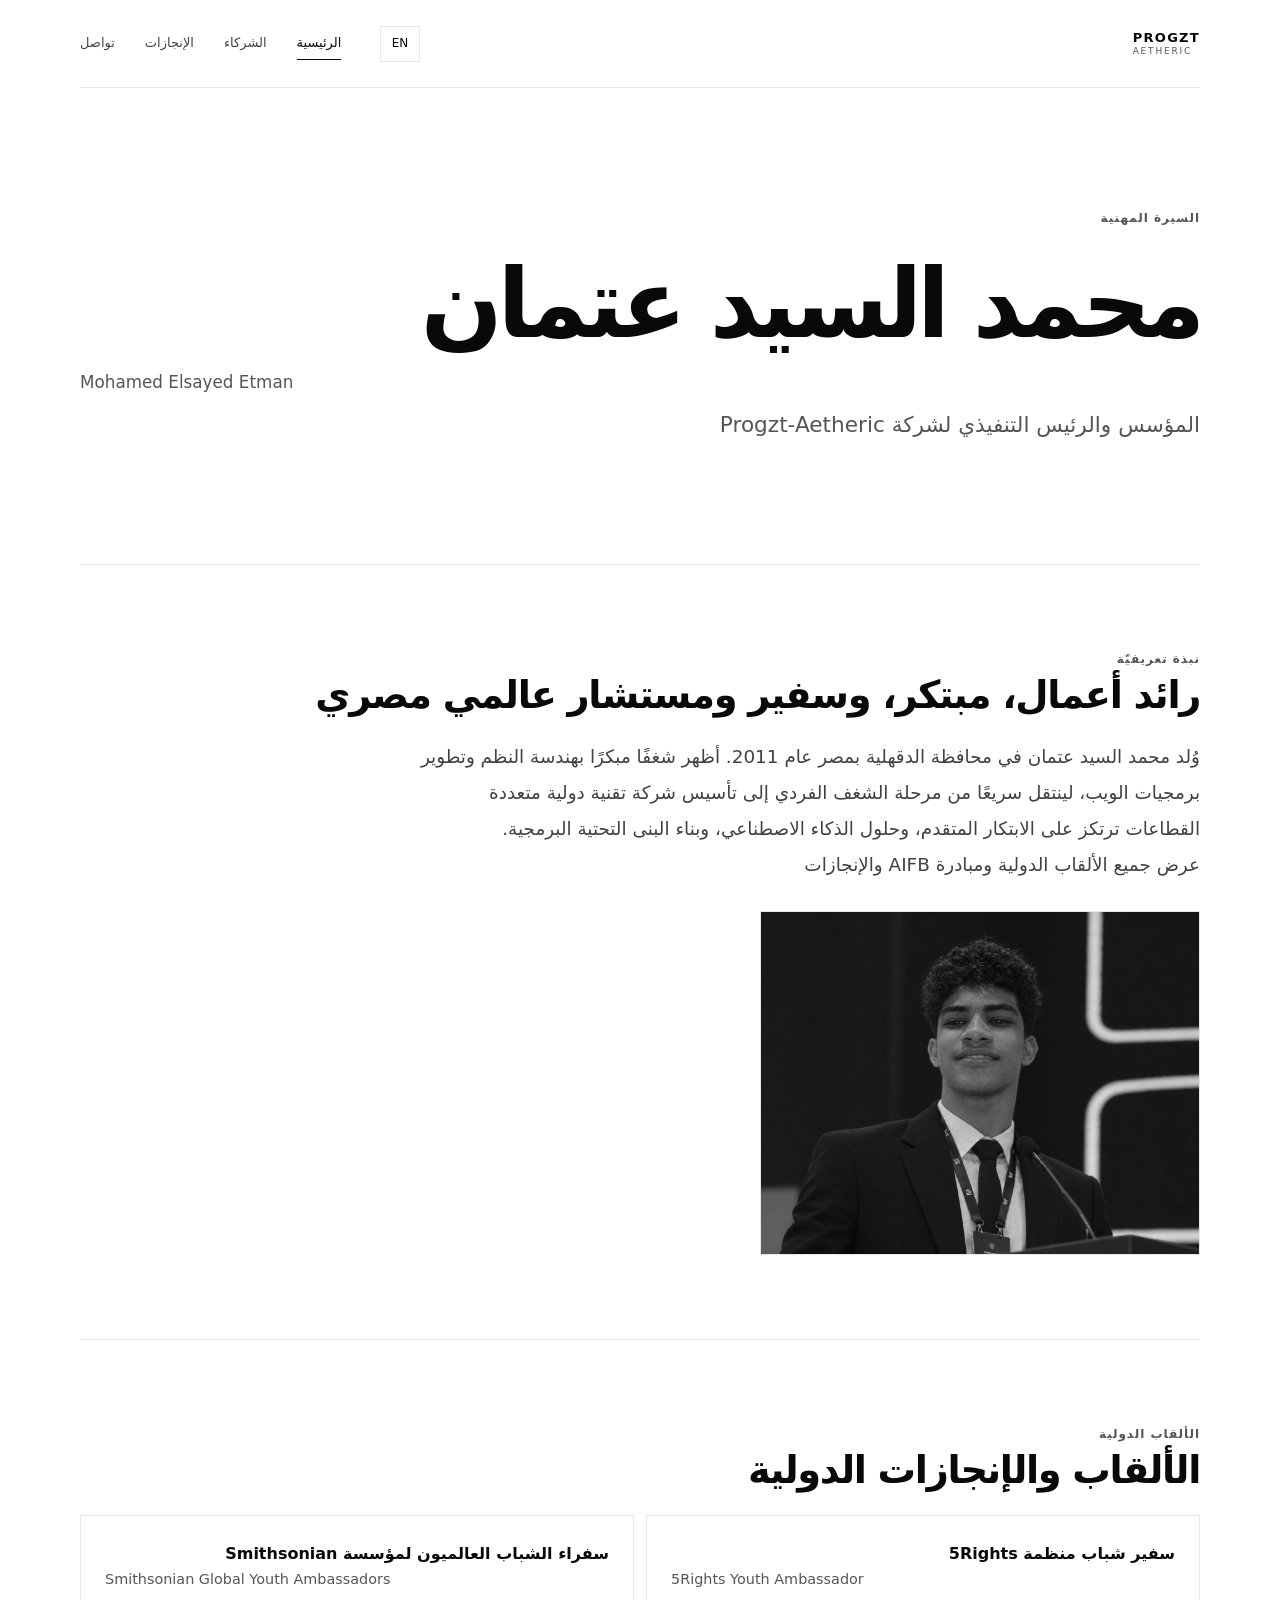
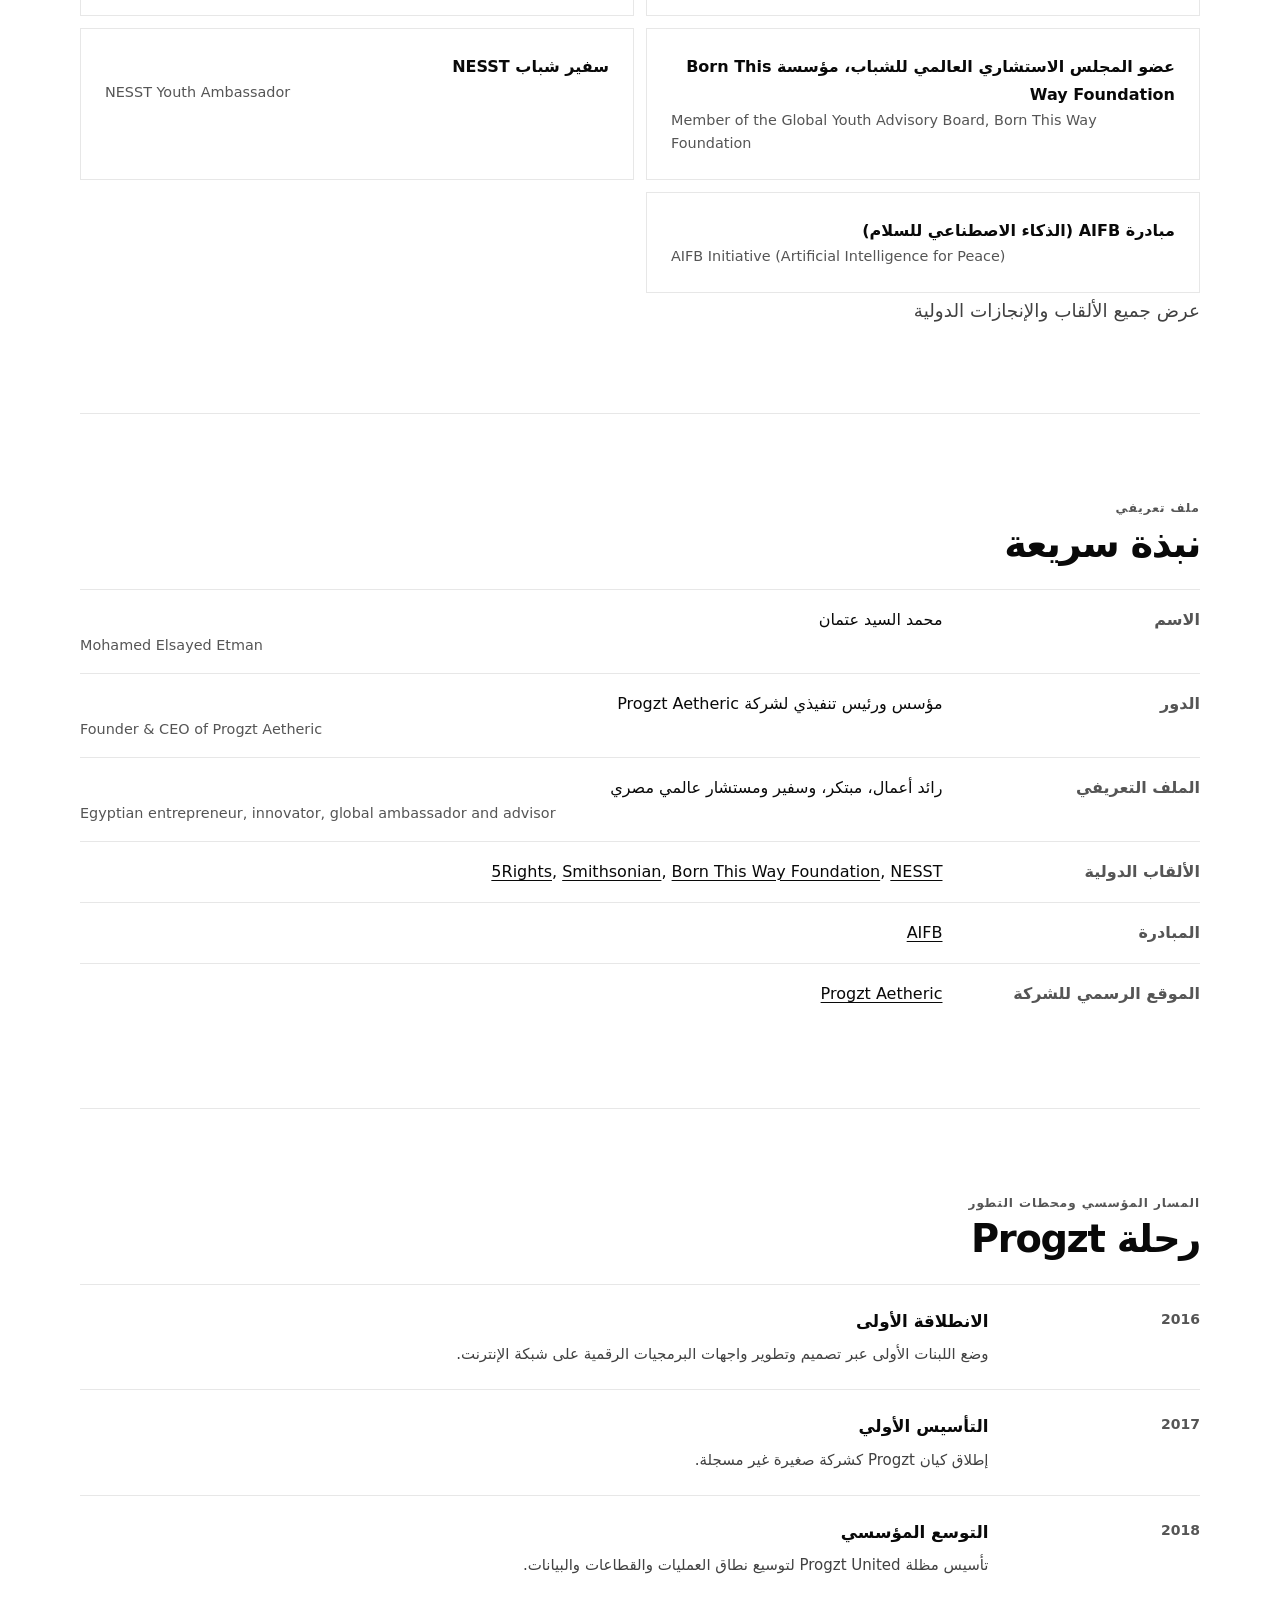
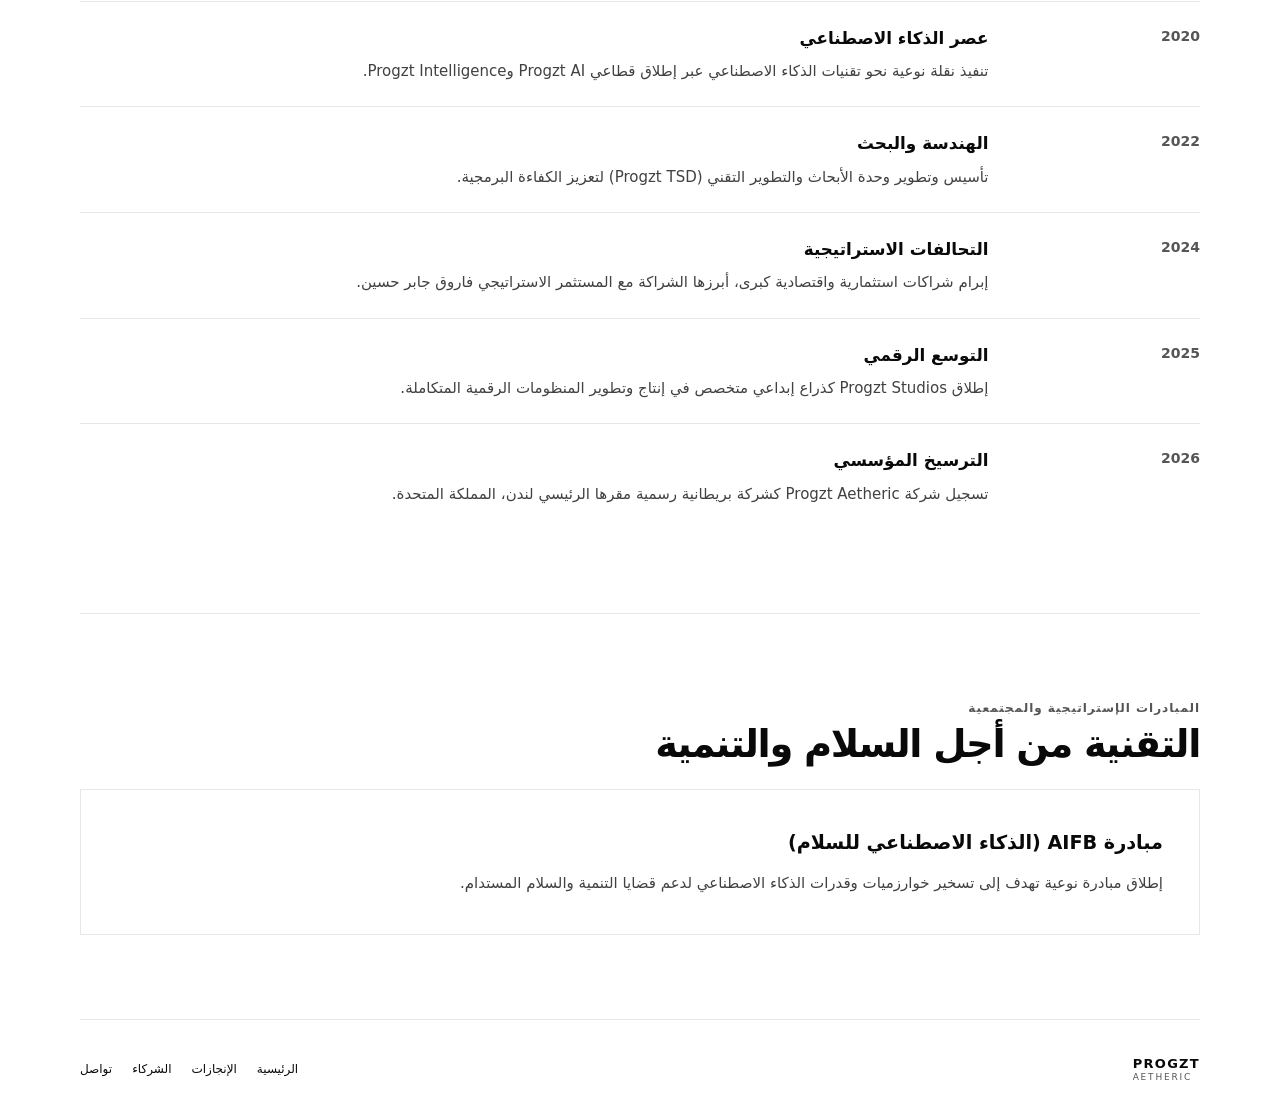
<file: index.html>
<!doctype html>
<html lang="ar" dir="rtl">
<head>
    <meta charset="utf-8">
    <meta name="viewport" content="width=device-width, initial-scale=1">
    <meta name="google-site-verification" content="1_tTR39EdZ6gtg8xITwWjoktRTus3lNaeqJQ6gqtdek" />
    <title>محمد السيد عتمان | Mohamed Elsayed Etman – Progzt Aetheric</title>
    <meta name="description" content="محمد السيد عتمان (Mohamed Elsayed Etman): رائد أعمال، مبتكر، وسفير ومستشار عالمي مصري، مؤسس ورئيس تنفيذي لشركة Progzt Aetheric.">
    <link rel="canonical" href="https://progzt-aetheric.github.io/mohamed-elsayed-etman/">
    <link rel="sitemap" type="application/xml" title="Sitemap" href="sitemap.xml">
    <meta name="robots" content="index, follow, max-image-preview:large, max-snippet:-1, max-video-preview:-1">
    <meta name="theme-color" content="#ffffff">
    <meta name="author" content="محمد السيد عتمان | Mohamed Elsayed Etman">

    <meta property="og:type" content="website">
    <meta property="og:url" content="https://progzt-aetheric.github.io/mohamed-elsayed-etman/">
    <meta property="og:site_name" content="Progzt Aetheric">
    <meta property="og:title" content="محمد السيد عتمان | Mohamed Elsayed Etman – Progzt Aetheric">
    <meta property="og:description" content="محمد السيد عتمان (Mohamed Elsayed Etman): رائد أعمال، مبتكر، وسفير ومستشار عالمي مصري، مؤسس ورئيس تنفيذي لشركة Progzt Aetheric.">
    <meta property="og:locale" content="ar_AR">
    <meta property="og:locale:alternate" content="en_US">
    <meta property="og:image" content="https://progzt-aetheric.github.io/mohamed-elsayed-etman/file_00000000e6408246aac75b0e81eb1699.png">
    <meta property="og:image:secure_url" content="https://progzt-aetheric.github.io/mohamed-elsayed-etman/file_00000000e6408246aac75b0e81eb1699.png">
    <meta property="og:image:type" content="image/png">
    <meta property="og:image:alt" content="محمد السيد عتمان، مؤسس ورئيس تنفيذي لشركة Progzt Aetheric، يتحدث من على منصة">
    <meta property="og:image:width" content="1420">
    <meta property="og:image:height" content="1108">
    <meta name="twitter:card" content="summary_large_image">
    <meta name="twitter:title" content="محمد السيد عتمان | Mohamed Elsayed Etman – Progzt Aetheric">
    <meta name="twitter:description" content="محمد السيد عتمان (Mohamed Elsayed Etman): رائد أعمال، مبتكر، وسفير ومستشار عالمي مصري، مؤسس ورئيس تنفيذي لشركة Progzt Aetheric.">
    <meta name="twitter:image" content="https://progzt-aetheric.github.io/mohamed-elsayed-etman/file_00000000e6408246aac75b0e81eb1699.png">
    <meta name="twitter:image:alt" content="محمد السيد عتمان، مؤسس ورئيس تنفيذي لشركة Progzt Aetheric، يتحدث من على منصة">

    <link rel="icon" type="image/png" href="file_000000004f8c8211bc257b7ca1748283.png">
    <link rel="apple-touch-icon" href="file_000000004f8c8211bc257b7ca1748283.png">
    <link rel="stylesheet" href="css/style.css">
    <script src="js/core/ui.js" defer></script>

    <style>
        .home-hero { padding-block: clamp(72px, 10vw, 120px); }
        .home-hero .eyebrow, .section-label { margin: 0; color: var(--muted); font-size: 12px; font-weight: 650; letter-spacing: .08em; }
        .home-hero h1 { max-width: 900px; margin: 20px 0 12px; font-size: clamp(2.8rem, 7.5vw, 6rem); font-weight: 600; letter-spacing: -.055em; line-height: 1.16; }
        .home-name-secondary { margin: -4px 0 8px; color: var(--muted); font-size: clamp(.9rem, 1.5vw, 1.05rem); }
        .home-role { margin: 0; color: var(--muted); font-size: clamp(1.05rem, 2vw, 1.35rem); }
        .home-section { padding-block: clamp(48px, 7vw, 84px); border-top: 1px solid var(--line); scroll-margin-top: 28px; }
        .home-section h2 { margin: 0 0 20px; font-size: clamp(1.6rem, 3.2vw, 2.4rem); font-weight: 600; letter-spacing: -.035em; line-height: 1.3; }
        .home-section > p:not(.section-label) { max-width: 780px; margin: 0; color: #414141; font-size: clamp(1rem, 1.7vw, 1.15rem); line-height: 1.95; }
        .profile-image { margin: 28px 0 0; }
        .profile-image img { display: block; width: min(100%, 440px); max-width: 100%; height: auto; border: 1px solid var(--line); filter: grayscale(1); }
        .timeline { display: grid; gap: 0; margin: 0; padding: 0; list-style: none; }
        .timeline li { display: grid; grid-template-columns: minmax(72px, .18fr) minmax(0, 1fr); gap: clamp(16px, 4vw, 48px); padding-block: 22px; border-top: 1px solid var(--line); }
        .timeline time { color: var(--muted); font-size: 14px; font-variant-numeric: tabular-nums; font-weight: 600; }
        .timeline h3 { margin: 0 0 5px; font-size: 1.05rem; font-weight: 650; }
        .timeline p { max-width: 760px; margin: 0; color: #414141; font-size: 15px; }
        .initiative { padding: clamp(20px, 4vw, 36px); border: 1px solid var(--line); }
        .initiative h3 { margin: 0 0 10px; font-size: 1.2rem; font-weight: 650; }
        .initiative p { margin: 0; color: #414141; font-size: 15px; line-height: 1.9; }
        .secondary-language { display: block; color: var(--muted); font-size: .9em; line-height: 1.6; }
        .home-summary-grid { display: grid; grid-template-columns: repeat(2, minmax(0, 1fr)); gap: 12px; margin: 0; padding: 0; list-style: none; }
        .home-summary-card { min-width: 0; border: 1px solid var(--line); padding: clamp(16px, 2.5vw, 24px); text-align: start; }
        .home-summary-card a { font-weight: 600; }
        .profile-facts-list { margin: 0; }
        .profile-facts-list > div { display: grid; grid-template-columns: minmax(130px, .28fr) minmax(0, 1fr); gap: 16px; padding-block: 16px; border-top: 1px solid var(--line); }
        .profile-facts-list dt { color: var(--muted); font-weight: 600; }
        .profile-facts-list dd { min-width: 0; margin: 0; }
        .profile-facts-list a { text-decoration: underline; text-underline-offset: 3px; }
        @media (max-width: 520px) { .timeline li { grid-template-columns: 56px minmax(0, 1fr); gap: 12px; } }
        @media (max-width: 600px) {
            .home-summary-grid { grid-template-columns: 1fr; }
            .profile-facts-list > div { grid-template-columns: 1fr; gap: 4px; }
        }
    </style>

    <script type="application/ld+json">
    {
      "@context": "https://schema.org",
      "@graph": [
        {
          "@type": "Person",
          "@id": "https://progzt-aetheric.github.io/mohamed-elsayed-etman/#founder",
          "name": "Mohamed Elsayed Etman",
          "alternateName": [
            "محمد السيد عتمان",
            "Mohamed El Sayed Etman",
            "Mohamed Elsyed Etman"
          ],
          "disambiguatingDescription": "Egyptian entrepreneur, innovator, global youth ambassador and advisor; Founder & CEO of Progzt Aetheric",
          "jobTitle": "Founder & CEO",
          "birthDate": "2011",
          "nationality": {
            "@type": "Country",
            "name": "Egypt"
          },
          "worksFor": {
            "@id": "https://progzt-aetheric.github.io/mohamed-elsayed-etman/#organization"
          },
          "url": "https://progzt-aetheric.github.io/mohamed-elsayed-etman/",
          "sameAs": [
            "https://www.instagram.com/sir_mhmdxv/",
            "https://linkedin.com/in/mohamed-elsyed-etman-a90935442",
            "https://discord.gg/jX8Nw2KCN"
          ],
          "image": [
            "https://progzt-aetheric.github.io/mohamed-elsayed-etman/file_00000000e6408246aac75b0e81eb1699.png",
            "https://progzt-aetheric.github.io/mohamed-elsayed-etman/file_000000004f8c8211bc257b7ca1748283.png"
          ]
        },
        {
          "@type": "Organization",
          "@id": "https://progzt-aetheric.github.io/mohamed-elsayed-etman/#organization",
          "name": "Progzt Aetheric",
          "url": "https://progzt-aetheric.github.io/",
          "logo": "https://progzt-aetheric.github.io/mohamed-elsayed-etman/file_000000004f8c8211bc257b7ca1748283.png",
          "image": "https://progzt-aetheric.github.io/mohamed-elsayed-etman/file_000000004f8c8211bc257b7ca1748283.png",
          "founder": {
            "@id": "https://progzt-aetheric.github.io/mohamed-elsayed-etman/#founder"
          }
        },
        {
          "@type": "ImageObject",
          "@id": "https://progzt-aetheric.github.io/mohamed-elsayed-etman/#primaryimage",
          "contentUrl": "https://progzt-aetheric.github.io/mohamed-elsayed-etman/file_00000000e6408246aac75b0e81eb1699.png",
          "url": "https://progzt-aetheric.github.io/mohamed-elsayed-etman/file_00000000e6408246aac75b0e81eb1699.png",
          "width": 1420,
          "height": 1108,
          "caption": [
            {
              "@value": "محمد السيد عتمان، مؤسس ورئيس تنفيذي لشركة Progzt Aetheric، يتحدث من على منصة",
              "@language": "ar"
            },
            {
              "@value": "Mohamed Elsayed Etman, Founder & CEO of Progzt Aetheric, speaking at a podium",
              "@language": "en"
            }
          ],
          "about": {
            "@id": "https://progzt-aetheric.github.io/mohamed-elsayed-etman/#founder"
          }
        },
        {
          "@type": "WebSite",
          "@id": "https://progzt-aetheric.github.io/mohamed-elsayed-etman/#website",
          "url": "https://progzt-aetheric.github.io/mohamed-elsayed-etman/",
          "name": "Progzt Aetheric",
          "alternateName": "محمد السيد عتمان | Progzt Aetheric",
          "inLanguage": ["ar", "en"]
        },
        {
          "@type": "ProfilePage",
          "@id": "https://progzt-aetheric.github.io/mohamed-elsayed-etman/#profile",
          "url": "https://progzt-aetheric.github.io/mohamed-elsayed-etman/",
          "name": "محمد السيد عتمان | Mohamed Elsayed Etman – Progzt Aetheric",
          "description": "محمد السيد عتمان (Mohamed Elsayed Etman): رائد أعمال، مبتكر، وسفير ومستشار عالمي مصري، مؤسس ورئيس تنفيذي لشركة Progzt Aetheric.",
          "primaryImageOfPage": {
            "@id": "https://progzt-aetheric.github.io/mohamed-elsayed-etman/#primaryimage"
          },
          "image": {
            "@id": "https://progzt-aetheric.github.io/mohamed-elsayed-etman/#primaryimage"
          },
          "isPartOf": {
            "@id": "https://progzt-aetheric.github.io/mohamed-elsayed-etman/#website"
          },
          "about": {
            "@id": "https://progzt-aetheric.github.io/mohamed-elsayed-etman/#founder"
          },
          "mainEntity": {
            "@id": "https://progzt-aetheric.github.io/mohamed-elsayed-etman/#founder"
          },
          "inLanguage": ["ar", "en"]
        }
      ]
    }
    </script>
</head>
<body id="top"
    data-title-ar="الرئيسية"
    data-title-en="Home"
    data-description-ar="محمد السيد عتمان (Mohamed Elsayed Etman)، رائد أعمال ومبتكر ومبرمج وسفير عالمي مصري، ومؤسس ورئيس تنفيذي لشركة Progzt Aetheric."
    data-description-en="Mohamed Elsayed Etman is an Egyptian entrepreneur, innovator, programmer, and global ambassador, and the Founder and CEO of Progzt Aetheric.">
    <header class="site-header content-width">
        <div class="header-top">
            <div class="brand"><span class="wordmark">PROGZT <span>AETHERIC</span></span></div>
            <div class="header-tools"><button class="language-toggle" type="button" data-language-toggle aria-label="Switch to English">EN</button></div>
        </div>
        <nav class="site-nav" aria-label="التنقل الرئيسي" data-ar-label="التنقل الرئيسي" data-en-label="Main navigation">
            <a href="index.html" aria-current="page" data-ar="الرئيسية" data-en="Home">الرئيسية</a>
            <a href="partners.html" data-ar="الشركاء" data-en="Partners">الشركاء</a>
            <a href="achievements.html" data-ar="الإنجازات" data-en="Achievements">الإنجازات</a>
            <a href="contact.html" data-ar="تواصل" data-en="Contact">تواصل</a>
        </nav>
    </header>

    <main id="page-content" class="content-width">
        <section class="home-hero" aria-labelledby="page-title">
            <p class="eyebrow" data-ar="السيرة المهنية" data-en="BIOGRAPHY">السيرة المهنية</p>
            <h1 id="page-title" data-ar="محمد السيد عتمان" data-en="Mohamed Elsayed Etman">محمد السيد عتمان</h1>
            <p class="home-name-secondary" dir="auto" data-ar="Mohamed Elsayed Etman" data-en="محمد السيد عتمان">Mohamed Elsayed Etman</p>
            <p class="home-role" data-ar="المؤسس والرئيس التنفيذي لشركة Progzt-Aetheric" data-en="Founder and CEO of Progzt-Aetheric">المؤسس والرئيس التنفيذي لشركة Progzt-Aetheric</p>
        </section>

        <section class="home-section" aria-labelledby="biography-heading">
            <p class="section-label" data-ar="نبذة تعريفيّة" data-en="ABOUT">نبذة تعريفيّة</p>
            <h2 id="biography-heading" data-ar="رائد أعمال، مبتكر، وسفير ومستشار عالمي مصري" data-en="Egyptian Entrepreneur, Innovator, Global Youth Ambassador &amp; Advisor">رائد أعمال، مبتكر، وسفير ومستشار عالمي مصري</h2>
            <p data-ar="وُلد محمد السيد عتمان في محافظة الدقهلية بمصر عام 2011. أظهر شغفًا مبكرًا بهندسة النظم وتطوير برمجيات الويب، لينتقل سريعًا من مرحلة الشغف الفردي إلى تأسيس شركة تقنية دولية متعددة القطاعات ترتكز على الابتكار المتقدم، وحلول الذكاء الاصطناعي، وبناء البنى التحتية البرمجية."
                data-en="Mohamed Elsayed Etman was born in Dakahlia Governorate, Egypt, in 2011. He showed an early passion for systems engineering and web software development. He quickly moved from individual interest to founding a multi-sector international technology company focused on advanced innovation, artificial intelligence solutions, and building software infrastructure.">وُلد محمد السيد عتمان في محافظة الدقهلية بمصر عام 2011. أظهر شغفًا مبكرًا بهندسة النظم وتطوير برمجيات الويب، لينتقل سريعًا من مرحلة الشغف الفردي إلى تأسيس شركة تقنية دولية متعددة القطاعات ترتكز على الابتكار المتقدم، وحلول الذكاء الاصطناعي، وبناء البنى التحتية البرمجية.</p>
            <p><a href="achievements.html#aifb" data-ar="عرض جميع الألقاب الدولية ومبادرة AIFB والإنجازات" data-en="View all international titles, AIFB initiative and achievements">عرض جميع الألقاب الدولية ومبادرة AIFB والإنجازات</a></p>
            <figure class="profile-image">
                <img src="file_00000000e6408246aac75b0e81eb1699.png"
                    width="1420" height="1108" loading="eager" fetchpriority="high" decoding="async"
                    data-ar="محمد السيد عتمان، مؤسس ورئيس تنفيذي لشركة Progzt Aetheric، يتحدث من على منصة"
                    data-en="Mohamed Elsayed Etman, Founder &amp; CEO of Progzt Aetheric, speaking at a podium"
                    alt="محمد السيد عتمان، مؤسس ورئيس تنفيذي لشركة Progzt Aetheric، يتحدث من على منصة">
            </figure>
        </section>

        <section class="home-section" id="achievements-summary" aria-labelledby="achievements-summary-heading">
            <p class="section-label" data-ar="الألقاب الدولية" data-en="INTERNATIONAL TITLES">الألقاب الدولية</p>
            <h2 id="achievements-summary-heading" data-ar="الألقاب والإنجازات الدولية" data-en="International Titles &amp; Achievements">الألقاب والإنجازات الدولية</h2>
            <ul class="home-summary-grid">
                <li class="home-summary-card">
                    <a href="achievements.html#5rights"><span data-ar="سفير شباب منظمة 5Rights" data-en="5Rights Youth Ambassador">سفير شباب منظمة 5Rights</span></a>
                    <span class="secondary-language" dir="auto" data-ar="5Rights Youth Ambassador" data-en="سفير شباب منظمة 5Rights">5Rights Youth Ambassador</span>
                </li>
                <li class="home-summary-card">
                    <a href="achievements.html#smithsonian"><span data-ar="سفراء الشباب العالميون لمؤسسة Smithsonian" data-en="Smithsonian Global Youth Ambassadors">سفراء الشباب العالميون لمؤسسة Smithsonian</span></a>
                    <span class="secondary-language" dir="auto" data-ar="Smithsonian Global Youth Ambassadors" data-en="سفراء الشباب العالميون لمؤسسة Smithsonian">Smithsonian Global Youth Ambassadors</span>
                </li>
                <li class="home-summary-card">
                    <a href="achievements.html#born-this-way"><span data-ar="عضو المجلس الاستشاري العالمي للشباب، مؤسسة Born This Way Foundation" data-en="Member of the Global Youth Advisory Board, Born This Way Foundation">عضو المجلس الاستشاري العالمي للشباب، مؤسسة Born This Way Foundation</span></a>
                    <span class="secondary-language" dir="auto" data-ar="Member of the Global Youth Advisory Board, Born This Way Foundation" data-en="عضو المجلس الاستشاري العالمي للشباب، مؤسسة Born This Way Foundation">Member of the Global Youth Advisory Board, Born This Way Foundation</span>
                </li>
                <li class="home-summary-card">
                    <a href="achievements.html#nesst"><span data-ar="سفير شباب NESST" data-en="NESST Youth Ambassador">سفير شباب NESST</span></a>
                    <span class="secondary-language" dir="auto" data-ar="NESST Youth Ambassador" data-en="سفير شباب NESST">NESST Youth Ambassador</span>
                </li>
                <li class="home-summary-card">
                    <a href="achievements.html#aifb"><span data-ar="مبادرة AIFB (الذكاء الاصطناعي للسلام)" data-en="AIFB Initiative (Artificial Intelligence for Peace)">مبادرة AIFB (الذكاء الاصطناعي للسلام)</span></a>
                    <span class="secondary-language" dir="auto" data-ar="AIFB Initiative (Artificial Intelligence for Peace)" data-en="مبادرة AIFB (الذكاء الاصطناعي للسلام)">AIFB Initiative (Artificial Intelligence for Peace)</span>
                </li>
            </ul>
            <p class="summary-more"><a href="achievements.html" data-ar="عرض جميع الألقاب والإنجازات الدولية" data-en="View all international titles and achievements">عرض جميع الألقاب والإنجازات الدولية</a></p>
        </section>

        <section class="home-section" id="profile-facts" aria-labelledby="profile-facts-heading">
            <p class="section-label" data-ar="ملف تعريفي" data-en="PROFILE">ملف تعريفي</p>
            <h2 id="profile-facts-heading" data-ar="نبذة سريعة" data-en="At a glance">نبذة سريعة</h2>
            <dl class="profile-facts-list">
                <div><dt data-ar="الاسم" data-en="Name">الاسم</dt><dd><span data-ar="محمد السيد عتمان" data-en="Mohamed Elsayed Etman">محمد السيد عتمان</span><span class="secondary-language" dir="auto" data-ar="Mohamed Elsayed Etman" data-en="محمد السيد عتمان">Mohamed Elsayed Etman</span></dd></div>
                <div><dt data-ar="الدور" data-en="Role">الدور</dt><dd><span data-ar="مؤسس ورئيس تنفيذي لشركة Progzt Aetheric" data-en="Founder &amp; CEO of Progzt Aetheric">مؤسس ورئيس تنفيذي لشركة Progzt Aetheric</span><span class="secondary-language" dir="auto" data-ar="Founder &amp; CEO of Progzt Aetheric" data-en="مؤسس ورئيس تنفيذي لشركة Progzt Aetheric">Founder &amp; CEO of Progzt Aetheric</span></dd></div>
                <div><dt data-ar="الملف التعريفي" data-en="Profile">الملف التعريفي</dt><dd><span data-ar="رائد أعمال، مبتكر، وسفير ومستشار عالمي مصري" data-en="Egyptian entrepreneur, innovator, global ambassador and advisor">رائد أعمال، مبتكر، وسفير ومستشار عالمي مصري</span><span class="secondary-language" dir="auto" data-ar="Egyptian entrepreneur, innovator, global ambassador and advisor" data-en="رائد أعمال، مبتكر، وسفير ومستشار عالمي مصري">Egyptian entrepreneur, innovator, global ambassador and advisor</span></dd></div>
                <div><dt data-ar="الألقاب الدولية" data-en="International titles">الألقاب الدولية</dt><dd>
                    <a href="achievements.html#5rights" data-ar="5Rights" data-en="5Rights">5Rights</a>,
                    <a href="achievements.html#smithsonian" data-ar="Smithsonian" data-en="Smithsonian">Smithsonian</a>,
                    <a href="achievements.html#born-this-way" data-ar="Born This Way Foundation" data-en="Born This Way Foundation">Born This Way Foundation</a>,
                    <a href="achievements.html#nesst" data-ar="NESST" data-en="NESST">NESST</a>
                </dd></div>
                <div><dt data-ar="المبادرة" data-en="Initiative">المبادرة</dt><dd><a href="achievements.html#aifb" data-ar="AIFB" data-en="AIFB">AIFB</a></dd></div>
                <div><dt data-ar="الموقع الرسمي للشركة" data-en="Official company website">الموقع الرسمي للشركة</dt><dd><a href="https://progzt-aetheric.github.io/" data-ar="Progzt Aetheric" data-en="Progzt Aetheric">Progzt Aetheric</a></dd></div>
            </dl>
        </section>

        <section class="home-section" aria-labelledby="timeline-heading">
            <p class="section-label" data-ar="المسار المؤسسي ومحطات التطور" data-en="COMPANY JOURNEY &amp; MILESTONES">المسار المؤسسي ومحطات التطور</p>
            <h2 id="timeline-heading" data-ar="رحلة Progzt" data-en="The Progzt Journey">رحلة Progzt</h2>
            <ol class="timeline">
                <li>
                    <time datetime="2016">2016</time>
                    <div><h3 data-ar="الانطلاقة الأولى" data-en="First steps">الانطلاقة الأولى</h3><p data-ar="وضع اللبنات الأولى عبر تصميم وتطوير واجهات البرمجيات الرقمية على شبكة الإنترنت." data-en="Laid the first foundations by designing and developing digital software interfaces on the internet.">وضع اللبنات الأولى عبر تصميم وتطوير واجهات البرمجيات الرقمية على شبكة الإنترنت.</p></div>
                </li>
                <li>
                    <time datetime="2017">2017</time>
                    <div><h3 data-ar="التأسيس الأولي" data-en="Initial founding">التأسيس الأولي</h3><p data-ar="إطلاق كيان Progzt كشركة صغيرة غير مسجلة." data-en="Launched Progzt as a small, unregistered company.">إطلاق كيان Progzt كشركة صغيرة غير مسجلة.</p></div>
                </li>
                <li>
                    <time datetime="2018">2018</time>
                    <div><h3 data-ar="التوسع المؤسسي" data-en="Institutional expansion">التوسع المؤسسي</h3><p data-ar="تأسيس مظلة Progzt United لتوسيع نطاق العمليات والقطاعات والبيانات." data-en="Established Progzt United as an umbrella to expand operations, sectors, and data.">تأسيس مظلة Progzt United لتوسيع نطاق العمليات والقطاعات والبيانات.</p></div>
                </li>
                <li>
                    <time datetime="2020">2020</time>
                    <div><h3 data-ar="عصر الذكاء الاصطناعي" data-en="The AI era">عصر الذكاء الاصطناعي</h3><p data-ar="تنفيذ نقلة نوعية نحو تقنيات الذكاء الاصطناعي عبر إطلاق قطاعي Progzt AI وProgzt Intelligence." data-en="Made a major shift toward artificial intelligence technologies by launching the Progzt AI and Progzt Intelligence sectors.">تنفيذ نقلة نوعية نحو تقنيات الذكاء الاصطناعي عبر إطلاق قطاعي Progzt AI وProgzt Intelligence.</p></div>
                </li>
                <li>
                    <time datetime="2022">2022</time>
                    <div><h3 data-ar="الهندسة والبحث" data-en="Engineering and research">الهندسة والبحث</h3><p data-ar="تأسيس وتطوير وحدة الأبحاث والتطوير التقني (Progzt TSD) لتعزيز الكفاءة البرمجية." data-en="Established and developed the technical research and development unit (Progzt TSD) to enhance software efficiency.">تأسيس وتطوير وحدة الأبحاث والتطوير التقني (Progzt TSD) لتعزيز الكفاءة البرمجية.</p></div>
                </li>
                <li>
                    <time datetime="2024">2024</time>
                    <div><h3 data-ar="التحالفات الاستراتيجية" data-en="Strategic alliances">التحالفات الاستراتيجية</h3><p data-ar="إبرام شراكات استثمارية واقتصادية كبرى، أبرزها الشراكة مع المستثمر الاستراتيجي فاروق جابر حسين." data-en="Entered major investment and economic partnerships, most notably with strategic investor Farouk Gaber Hussein.">إبرام شراكات استثمارية واقتصادية كبرى، أبرزها الشراكة مع المستثمر الاستراتيجي فاروق جابر حسين.</p></div>
                </li>
                <li>
                    <time datetime="2025">2025</time>
                    <div><h3 data-ar="التوسع الرقمي" data-en="Digital expansion">التوسع الرقمي</h3><p data-ar="إطلاق Progzt Studios كذراع إبداعي متخصص في إنتاج وتطوير المنظومات الرقمية المتكاملة." data-en="Launched Progzt Studios as a creative arm specializing in producing and developing integrated digital systems.">إطلاق Progzt Studios كذراع إبداعي متخصص في إنتاج وتطوير المنظومات الرقمية المتكاملة.</p></div>
                </li>
                <li>
                    <time datetime="2026">2026</time>
                    <div><h3 data-ar="الترسيخ المؤسسي" data-en="Institutional establishment">الترسيخ المؤسسي</h3><p data-ar="تسجيل شركة Progzt Aetheric كشركة بريطانية رسمية مقرها الرئيسي لندن، المملكة المتحدة." data-en="Registered Progzt Aetheric as an official British company headquartered in London, United Kingdom.">تسجيل شركة Progzt Aetheric كشركة بريطانية رسمية مقرها الرئيسي لندن، المملكة المتحدة.</p></div>
                </li>
            </ol>
        </section>

        <section class="home-section" aria-labelledby="initiatives-heading">
            <p class="section-label" data-ar="المبادرات الإستراتيجية والمجتمعية" data-en="STRATEGIC &amp; COMMUNITY INITIATIVES">المبادرات الإستراتيجية والمجتمعية</p>
            <h2 id="initiatives-heading" data-ar="التقنية من أجل السلام والتنمية" data-en="Technology for Peace and Development">التقنية من أجل السلام والتنمية</h2>
            <article class="initiative">
                <h3><a href="achievements.html#aifb" data-ar="مبادرة AIFB (الذكاء الاصطناعي للسلام)" data-en="AIFB Initiative (Artificial Intelligence for Peace)">مبادرة AIFB (الذكاء الاصطناعي للسلام)</a></h3>
                <p data-ar="إطلاق مبادرة نوعية تهدف إلى تسخير خوارزميات وقدرات الذكاء الاصطناعي لدعم قضايا التنمية والسلام المستدام."
                    data-en="Launched an initiative to harness artificial intelligence algorithms and capabilities in support of sustainable development and peace.">إطلاق مبادرة نوعية تهدف إلى تسخير خوارزميات وقدرات الذكاء الاصطناعي لدعم قضايا التنمية والسلام المستدام.</p>
            </article>
        </section>
    </main>

    <footer class="site-footer content-width">
        <div class="brand"><span class="wordmark">PROGZT <span>AETHERIC</span></span></div>
        <nav class="footer-nav" aria-label="روابط الصفحات" data-ar-label="روابط الصفحات" data-en-label="Page links">
            <a href="index.html" data-ar="الرئيسية" data-en="Home">الرئيسية</a>
            <a href="achievements.html" data-ar="الإنجازات" data-en="Achievements">الإنجازات</a>
            <a href="partners.html" data-ar="الشركاء" data-en="Partners">الشركاء</a>
            <a href="contact.html" data-ar="تواصل" data-en="Contact">تواصل</a>
        </nav>
    </footer>
</body>
</html>
</file>
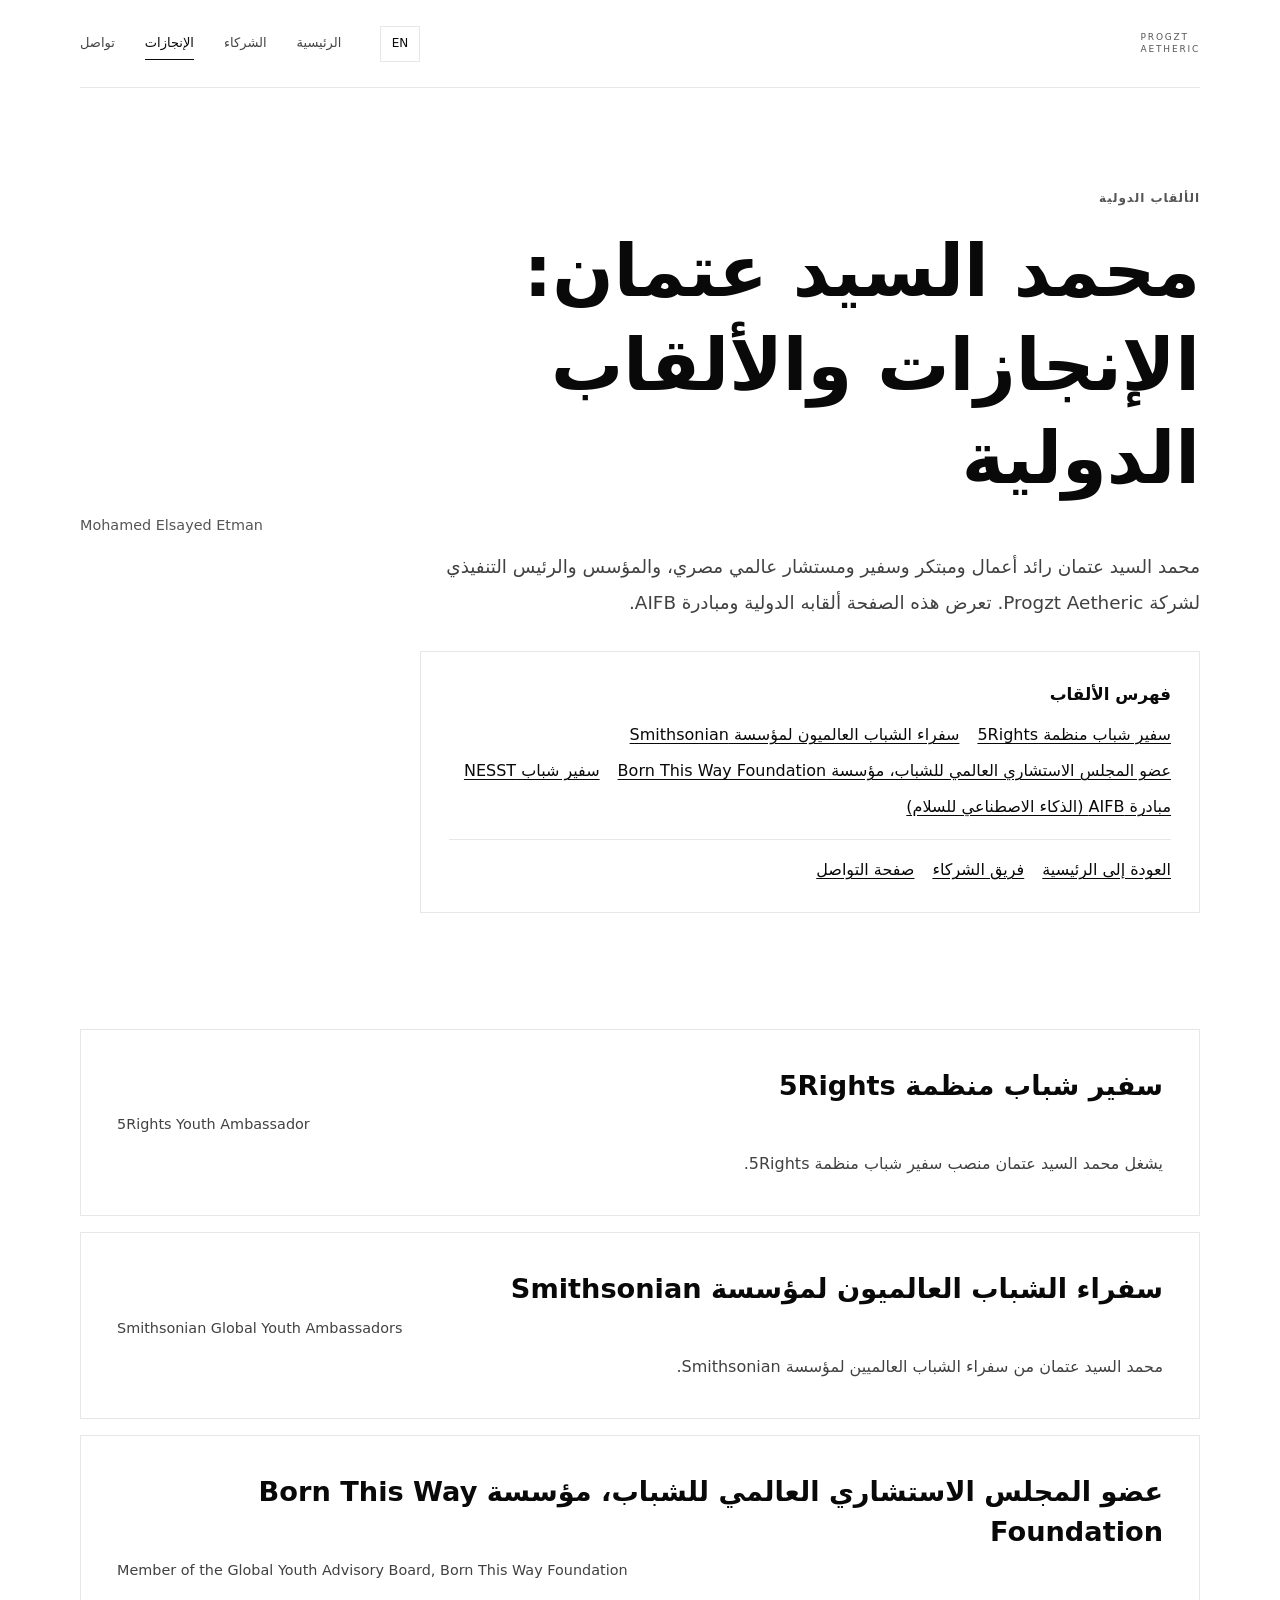
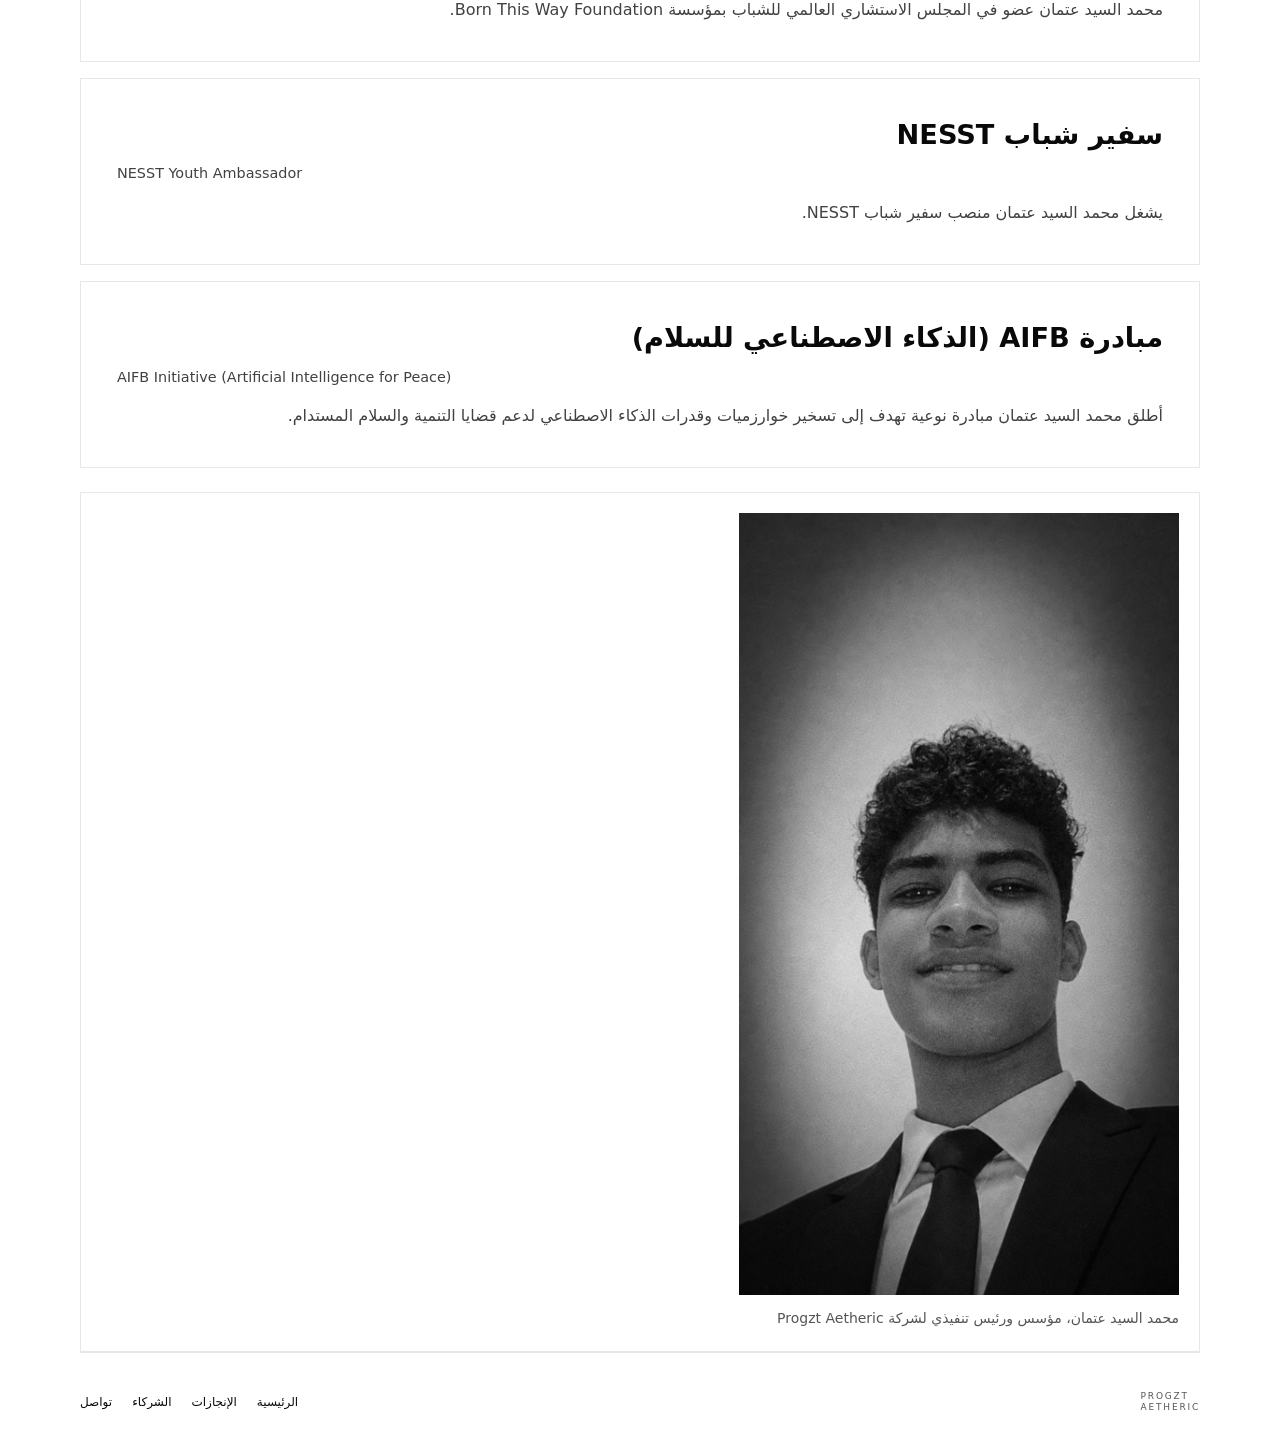
<file: achievements.html>
<!doctype html>
<html lang="ar" dir="rtl">
<head>
    <meta charset="utf-8">
    <meta name="viewport" content="width=device-width, initial-scale=1">
    <title>محمد السيد عتمان | Mohamed Elsayed Etman – الألقاب والإنجازات</title>
    <meta name="description" content="محمد السيد عتمان (Mohamed Elsayed Etman): الألقاب الدولية مع 5Rights وSmithsonian وBorn This Way Foundation وNESST، ومبادرة AIFB للذكاء الاصطناعي للسلام.">
    <link rel="canonical" href="https://progzt-aetheric.github.io/mohamed-elsayed-etman/achievements.html">
    <meta name="robots" content="index, follow, max-image-preview:large, max-snippet:-1, max-video-preview:-1">
    <meta name="theme-color" content="#ffffff">
    <meta name="author" content="محمد السيد عتمان | Mohamed Elsayed Etman">

    <meta property="og:type" content="website">
    <meta property="og:url" content="https://progzt-aetheric.github.io/mohamed-elsayed-etman/achievements.html">
    <meta property="og:site_name" content="Progzt Aetheric">
    <meta property="og:title" content="محمد السيد عتمان | Mohamed Elsayed Etman – الألقاب والإنجازات">
    <meta property="og:description" content="محمد السيد عتمان (Mohamed Elsayed Etman): الألقاب الدولية مع 5Rights وSmithsonian وBorn This Way Foundation وNESST، ومبادرة AIFB للذكاء الاصطناعي للسلام.">
    <meta property="og:locale" content="ar_AR">
    <meta property="og:locale:alternate" content="en_US">
    <meta property="og:image" content="https://progzt-aetheric.github.io/mohamed-elsayed-etman/file_000000004f8c8211bc257b7ca1748283.png">
    <meta property="og:image:alt" content="محمد السيد عتمان، مؤسس ورئيس تنفيذي لشركة Progzt Aetheric">
    <meta property="og:image:width" content="941">
    <meta property="og:image:height" content="1671">
    <meta name="twitter:card" content="summary">
    <meta name="twitter:title" content="محمد السيد عتمان | Mohamed Elsayed Etman – الألقاب والإنجازات">
    <meta name="twitter:description" content="محمد السيد عتمان (Mohamed Elsayed Etman): الألقاب الدولية مع 5Rights وSmithsonian وBorn This Way Foundation وNESST، ومبادرة AIFB للذكاء الاصطناعي للسلام.">
    <meta name="twitter:image" content="https://progzt-aetheric.github.io/mohamed-elsayed-etman/file_000000004f8c8211bc257b7ca1748283.png">
    <meta name="twitter:image:alt" content="محمد السيد عتمان، مؤسس ورئيس تنفيذي لشركة Progzt Aetheric">

    <link rel="icon" type="image/png" href="file_000000004f8c8211bc257b7ca1748283.png">
    <link rel="apple-touch-icon" href="file_000000004f8c8211bc257b7ca1748283.png">
    <link rel="stylesheet" href="css/style.css">
    <script src="js/core/ui.js" defer></script>
    <style>
        .page-hero { padding-block: clamp(64px, 9vw, 100px); }
        .eyebrow, .section-label { margin: 0; color: var(--muted); font-size: 12px; font-weight: 650; letter-spacing: .08em; }
        .page-hero h1 { max-width: 900px; margin: 16px 0 12px; font-size: clamp(2.4rem, 6vw, 4.5rem); font-weight: 600; line-height: 1.3; }
        .secondary-language { display: block; color: var(--muted); font-size: .9em; line-height: 1.6; }
        .page-name-secondary { margin: -4px 0 12px; }
        .page-intro { max-width: 780px; margin: 0; color: #414141; font-size: clamp(1rem, 1.7vw, 1.15rem); line-height: 1.95; }
        .achievement-navigation { max-width: 780px; margin-top: 30px; border: 1px solid var(--line); padding: clamp(18px, 3vw, 28px); }
        .achievement-navigation h2 { margin: 0 0 12px; font-size: 1.05rem; font-weight: 650; }
        .achievement-toc, .related-links { display: flex; flex-wrap: wrap; gap: 8px 18px; margin: 0; padding: 0; list-style: none; }
        .achievement-toc a, .related-links a { text-decoration: underline; text-underline-offset: 3px; }
        .related-links { margin-top: 18px; padding-top: 16px; border-top: 1px solid var(--line); }
        .content-section { margin-top: 16px; padding: clamp(22px, 4vw, 36px); border: 1px solid var(--line); scroll-margin-top: 28px; }
        .content-section h2 { margin: 0 0 10px; font-size: clamp(1.25rem, 2.5vw, 1.7rem); font-weight: 650; line-height: 1.45; }
        .content-section p { margin: 0; color: #414141; line-height: 1.9; }
        .content-section .secondary-language { margin: -4px 0 10px; }
        .achievement-figure { margin: 24px 0 0; border: 1px solid var(--line); padding: clamp(12px, 2.5vw, 20px); }
        .achievement-figure img { display: block; width: min(100%, 440px); max-width: 100%; height: auto; filter: grayscale(1); }
        .achievement-figure figcaption { margin-top: 12px; color: var(--muted); font-size: 14px; line-height: 1.7; text-align: start; }
    </style>
    <script type="application/ld+json">
    {
      "@context": "https://schema.org",
      "@graph": [
        {
          "@type": "Person",
          "@id": "https://progzt-aetheric.github.io/mohamed-elsayed-etman/#founder",
          "name": "Mohamed Elsayed Etman",
          "alternateName": [
            "محمد السيد عتمان",
            "Mohamed El Sayed Etman",
            "Mohamed Elsyed Etman"
          ],
          "disambiguatingDescription": "Egyptian entrepreneur, innovator, global youth ambassador and advisor; Founder & CEO of Progzt Aetheric",
          "jobTitle": "Founder & CEO",
          "birthDate": "2011",
          "nationality": {"@type": "Country", "name": "Egypt"},
          "worksFor": {"@id": "https://progzt-aetheric.github.io/mohamed-elsayed-etman/#organization"},
          "url": "https://progzt-aetheric.github.io/mohamed-elsayed-etman/",
          "image": [
            "https://progzt-aetheric.github.io/mohamed-elsayed-etman/file_00000000e6408246aac75b0e81eb1699.png",
            "https://progzt-aetheric.github.io/mohamed-elsayed-etman/file_000000004f8c8211bc257b7ca1748283.png"
          ],
          "sameAs": [
            "https://www.instagram.com/sir_mhmdxv/",
            "https://linkedin.com/in/mohamed-elsyed-etman-a90935442",
            "https://discord.gg/jX8Nw2KCN"
          ],
          "memberOf": [
            {"@type": "Role", "roleName": "5Rights Youth Ambassador", "memberOf": {"@type": "Organization", "name": "5Rights"}},
            {"@type": "Role", "roleName": "Smithsonian Global Youth Ambassadors", "memberOf": {"@type": "Organization", "name": "Smithsonian"}},
            {"@type": "Role", "roleName": "Member of the Global Youth Advisory Board, Born This Way Foundation", "memberOf": {"@type": "Organization", "name": "Born This Way Foundation"}},
            {"@type": "Role", "roleName": "NESST Youth Ambassador", "memberOf": {"@type": "Organization", "name": "NESST"}}
          ]
        },
        {
          "@type": "Organization",
          "@id": "https://progzt-aetheric.github.io/mohamed-elsayed-etman/#organization",
          "name": "Progzt Aetheric",
          "url": "https://progzt-aetheric.github.io/",
          "logo": "https://progzt-aetheric.github.io/mohamed-elsayed-etman/file_000000004f8c8211bc257b7ca1748283.png",
          "image": "https://progzt-aetheric.github.io/mohamed-elsayed-etman/file_000000004f8c8211bc257b7ca1748283.png",
          "founder": {"@id": "https://progzt-aetheric.github.io/mohamed-elsayed-etman/#founder"}
        },
        {
          "@type": "WebSite",
          "@id": "https://progzt-aetheric.github.io/mohamed-elsayed-etman/#website",
          "url": "https://progzt-aetheric.github.io/mohamed-elsayed-etman/",
          "name": "Progzt Aetheric",
          "alternateName": "محمد السيد عتمان | Progzt Aetheric",
          "inLanguage": ["ar", "en"]
        },
        {
          "@type": "CollectionPage",
          "@id": "https://progzt-aetheric.github.io/mohamed-elsayed-etman/achievements.html#page",
          "url": "https://progzt-aetheric.github.io/mohamed-elsayed-etman/achievements.html",
          "name": "محمد السيد عتمان | AIFB والألقاب الدولية والإنجازات",
          "description": "محمد السيد عتمان: مبادرة AIFB للذكاء الاصطناعي للسلام، إلى جانب ألقابه الدولية مع 5Rights وSmithsonian وBorn This Way Foundation وNESST.",
          "inLanguage": ["ar", "en"],
          "isPartOf": {"@id": "https://progzt-aetheric.github.io/mohamed-elsayed-etman/#website"},
          "about": {"@id": "https://progzt-aetheric.github.io/mohamed-elsayed-etman/#founder"},
          "mainEntity": {"@id": "https://progzt-aetheric.github.io/mohamed-elsayed-etman/achievements.html#titles"}
        },
        {
          "@type": "ItemList",
          "@id": "https://progzt-aetheric.github.io/mohamed-elsayed-etman/achievements.html#titles",
          "itemListElement": [
            {"@type": "ListItem", "position": 1, "name": "5Rights Youth Ambassador", "url": "https://progzt-aetheric.github.io/mohamed-elsayed-etman/achievements.html#5rights"},
            {"@type": "ListItem", "position": 2, "name": "Smithsonian Global Youth Ambassadors", "url": "https://progzt-aetheric.github.io/mohamed-elsayed-etman/achievements.html#smithsonian"},
            {"@type": "ListItem", "position": 3, "name": "Member of the Global Youth Advisory Board, Born This Way Foundation", "url": "https://progzt-aetheric.github.io/mohamed-elsayed-etman/achievements.html#born-this-way"},
            {"@type": "ListItem", "position": 4, "name": "NESST Youth Ambassador", "url": "https://progzt-aetheric.github.io/mohamed-elsayed-etman/achievements.html#nesst"},
            {"@type": "ListItem", "position": 5, "name": "AIFB Initiative (Artificial Intelligence for Peace)", "url": "https://progzt-aetheric.github.io/mohamed-elsayed-etman/achievements.html#aifb"}
          ]
        },
        {
          "@type": "ImageObject",
          "@id": "https://progzt-aetheric.github.io/mohamed-elsayed-etman/achievements.html#portrait",
          "contentUrl": "https://progzt-aetheric.github.io/mohamed-elsayed-etman/file_000000004f8c8211bc257b7ca1748283.png",
          "url": "https://progzt-aetheric.github.io/mohamed-elsayed-etman/file_000000004f8c8211bc257b7ca1748283.png",
          "width": 941,
          "height": 1671,
          "about": {"@id": "https://progzt-aetheric.github.io/mohamed-elsayed-etman/#founder"}
        },
        {
          "@type": "BreadcrumbList",
          "@id": "https://progzt-aetheric.github.io/mohamed-elsayed-etman/achievements.html#breadcrumbs",
          "itemListElement": [
            {"@type": "ListItem", "position": 1, "name": "Home", "item": "https://progzt-aetheric.github.io/mohamed-elsayed-etman/"},
            {"@type": "ListItem", "position": 2, "name": "Achievements", "item": "https://progzt-aetheric.github.io/mohamed-elsayed-etman/achievements.html"}
          ]
        }
      ]
    }
    </script>
</head>
<body id="top">
    <header class="site-header content-width">
        <div class="header-top">
            <div class="brand"><span class="wordmark"><span data-ar="PROGZT" data-en="PROGZT">PROGZT</span><span data-ar="AETHERIC" data-en="AETHERIC">AETHERIC</span></span></div>
            <div class="header-tools"><button class="language-toggle" type="button" data-language-toggle data-ar="EN" data-en="AR" aria-label="Switch to English">EN</button></div>
        </div>
        <nav class="site-nav" aria-label="التنقل الرئيسي" data-ar-label="التنقل الرئيسي" data-en-label="Main navigation">
            <a href="index.html" data-ar="الرئيسية" data-en="Home">الرئيسية</a>
            <a href="partners.html" data-ar="الشركاء" data-en="Partners">الشركاء</a>
            <a href="achievements.html" aria-current="page" data-ar="الإنجازات" data-en="Achievements">الإنجازات</a>
            <a href="contact.html" data-ar="تواصل" data-en="Contact">تواصل</a>
        </nav>
    </header>

    <main id="page-content" class="content-width">
        <header class="page-hero">
            <p class="eyebrow" data-ar="الألقاب الدولية" data-en="INTERNATIONAL TITLES">الألقاب الدولية</p>
            <h1 data-ar="محمد السيد عتمان: الإنجازات والألقاب الدولية" data-en="Mohamed Elsayed Etman: International Titles &amp; Achievements">محمد السيد عتمان: الإنجازات والألقاب الدولية</h1>
              <p class="secondary-language page-name-secondary" dir="auto" data-ar="Mohamed Elsayed Etman" data-en="محمد السيد عتمان">Mohamed Elsayed Etman</p>
            <p class="page-intro" data-ar="محمد السيد عتمان رائد أعمال ومبتكر وسفير ومستشار عالمي مصري، والمؤسس والرئيس التنفيذي لشركة Progzt Aetheric. تعرض هذه الصفحة ألقابه الدولية ومبادرة AIFB."
                data-en="Mohamed Elsayed Etman is an Egyptian entrepreneur, innovator, global youth ambassador and advisor, and the Founder &amp; CEO of Progzt Aetheric. This page lists his international titles and the AIFB initiative.">محمد السيد عتمان رائد أعمال ومبتكر وسفير ومستشار عالمي مصري، والمؤسس والرئيس التنفيذي لشركة Progzt Aetheric. تعرض هذه الصفحة ألقابه الدولية ومبادرة AIFB.</p>
            <nav class="achievement-navigation" aria-label="فهرس الألقاب" data-ar-label="فهرس الألقاب" data-en-label="Titles contents">
                <h2 data-ar="فهرس الألقاب" data-en="Titles contents">فهرس الألقاب</h2>
                <ul class="achievement-toc">
                    <li><a href="#5rights" data-ar="سفير شباب منظمة 5Rights" data-en="5Rights Youth Ambassador">سفير شباب منظمة 5Rights</a></li>
                    <li><a href="#smithsonian" data-ar="سفراء الشباب العالميون لمؤسسة Smithsonian" data-en="Smithsonian Global Youth Ambassadors">سفراء الشباب العالميون لمؤسسة Smithsonian</a></li>
                    <li><a href="#born-this-way" data-ar="عضو المجلس الاستشاري العالمي للشباب، مؤسسة Born This Way Foundation" data-en="Member of the Global Youth Advisory Board, Born This Way Foundation">عضو المجلس الاستشاري العالمي للشباب، مؤسسة Born This Way Foundation</a></li>
                    <li><a href="#nesst" data-ar="سفير شباب NESST" data-en="NESST Youth Ambassador">سفير شباب NESST</a></li>
                    <li><a href="#aifb" data-ar="مبادرة AIFB (الذكاء الاصطناعي للسلام)" data-en="AIFB Initiative (Artificial Intelligence for Peace)">مبادرة AIFB (الذكاء الاصطناعي للسلام)</a></li>
                </ul>
                <ul class="related-links">
                    <li><a href="index.html" data-ar="العودة إلى الرئيسية" data-en="Back to home">العودة إلى الرئيسية</a></li>
                    <li><a href="partners.html" data-ar="فريق الشركاء" data-en="Meet the partners">فريق الشركاء</a></li>
                    <li><a href="contact.html" data-ar="صفحة التواصل" data-en="Contact page">صفحة التواصل</a></li>
                </ul>
            </nav>
        </header>

        <section class="content-section" id="5rights" aria-labelledby="achievement-5rights">
            <h2 id="achievement-5rights" data-ar="سفير شباب منظمة 5Rights" data-en="5Rights Youth Ambassador">سفير شباب منظمة 5Rights</h2>
            <p class="secondary-language" dir="auto" data-ar="5Rights Youth Ambassador" data-en="سفير شباب منظمة 5Rights">5Rights Youth Ambassador</p>
            <p data-ar="يشغل محمد السيد عتمان منصب سفير شباب منظمة 5Rights." data-en="Mohamed Elsayed Etman serves as a 5Rights Youth Ambassador.">يشغل محمد السيد عتمان منصب سفير شباب منظمة 5Rights.</p>
        </section>
        <section class="content-section" id="smithsonian" aria-labelledby="achievement-smithsonian">
            <h2 id="achievement-smithsonian" data-ar="سفراء الشباب العالميون لمؤسسة Smithsonian" data-en="Smithsonian Global Youth Ambassadors">سفراء الشباب العالميون لمؤسسة Smithsonian</h2>
            <p class="secondary-language" dir="auto" data-ar="Smithsonian Global Youth Ambassadors" data-en="سفراء الشباب العالميون لمؤسسة Smithsonian">Smithsonian Global Youth Ambassadors</p>
            <p data-ar="محمد السيد عتمان من سفراء الشباب العالميين لمؤسسة Smithsonian." data-en="Mohamed Elsayed Etman is a Smithsonian Global Youth Ambassador.">محمد السيد عتمان من سفراء الشباب العالميين لمؤسسة Smithsonian.</p>
        </section>
        <section class="content-section" id="born-this-way" aria-labelledby="achievement-born-this-way">
            <h2 id="achievement-born-this-way" data-ar="عضو المجلس الاستشاري العالمي للشباب، مؤسسة Born This Way Foundation" data-en="Member of the Global Youth Advisory Board, Born This Way Foundation">عضو المجلس الاستشاري العالمي للشباب، مؤسسة Born This Way Foundation</h2>
            <p class="secondary-language" dir="auto" data-ar="Member of the Global Youth Advisory Board, Born This Way Foundation" data-en="عضو المجلس الاستشاري العالمي للشباب، مؤسسة Born This Way Foundation">Member of the Global Youth Advisory Board, Born This Way Foundation</p>
            <p data-ar="محمد السيد عتمان عضو في المجلس الاستشاري العالمي للشباب بمؤسسة Born This Way Foundation." data-en="Mohamed Elsayed Etman is a member of the Global Youth Advisory Board at the Born This Way Foundation.">محمد السيد عتمان عضو في المجلس الاستشاري العالمي للشباب بمؤسسة Born This Way Foundation.</p>
        </section>
        <section class="content-section" id="nesst" aria-labelledby="achievement-nesst">
            <h2 id="achievement-nesst" data-ar="سفير شباب NESST" data-en="NESST Youth Ambassador">سفير شباب NESST</h2>
            <p class="secondary-language" dir="auto" data-ar="NESST Youth Ambassador" data-en="سفير شباب NESST">NESST Youth Ambassador</p>
            <p data-ar="يشغل محمد السيد عتمان منصب سفير شباب NESST." data-en="Mohamed Elsayed Etman serves as a NESST Youth Ambassador.">يشغل محمد السيد عتمان منصب سفير شباب NESST.</p>
        </section>
        <section class="content-section" id="aifb" aria-labelledby="achievement-aifb">
            <h2 id="achievement-aifb" data-ar="مبادرة AIFB (الذكاء الاصطناعي للسلام)" data-en="AIFB Initiative (Artificial Intelligence for Peace)">مبادرة AIFB (الذكاء الاصطناعي للسلام)</h2>
            <p class="secondary-language" dir="auto" data-ar="AIFB Initiative (Artificial Intelligence for Peace)" data-en="مبادرة AIFB (الذكاء الاصطناعي للسلام)">AIFB Initiative (Artificial Intelligence for Peace)</p>
            <p data-ar="أطلق محمد السيد عتمان مبادرة نوعية تهدف إلى تسخير خوارزميات وقدرات الذكاء الاصطناعي لدعم قضايا التنمية والسلام المستدام."
                data-en="Mohamed Elsayed Etman launched an initiative to harness artificial intelligence algorithms and capabilities in support of sustainable development and peace.">أطلق محمد السيد عتمان مبادرة نوعية تهدف إلى تسخير خوارزميات وقدرات الذكاء الاصطناعي لدعم قضايا التنمية والسلام المستدام.</p>
        </section>
        <figure class="achievement-figure">
            <img src="file_000000004f8c8211bc257b7ca1748283.png" width="941" height="1671" loading="lazy" decoding="async"
                data-ar="محمد السيد عتمان، مؤسس ورئيس تنفيذي لشركة Progzt Aetheric"
                data-en="Mohamed Elsayed Etman, Founder &amp; CEO of Progzt Aetheric"
                alt="محمد السيد عتمان، مؤسس ورئيس تنفيذي لشركة Progzt Aetheric">
            <figcaption data-ar="محمد السيد عتمان، مؤسس ورئيس تنفيذي لشركة Progzt Aetheric" data-en="Mohamed Elsayed Etman, Founder &amp; CEO of Progzt Aetheric">محمد السيد عتمان، مؤسس ورئيس تنفيذي لشركة Progzt Aetheric</figcaption>
        </figure>
    </main>

    <footer class="site-footer content-width">
        <div class="brand"><span class="wordmark"><span data-ar="PROGZT" data-en="PROGZT">PROGZT</span><span data-ar="AETHERIC" data-en="AETHERIC">AETHERIC</span></span></div>
        <nav class="footer-nav" aria-label="روابط الصفحات" data-ar-label="روابط الصفحات" data-en-label="Page links">
            <a href="index.html" data-ar="الرئيسية" data-en="Home">الرئيسية</a>
            <a href="achievements.html" data-ar="الإنجازات" data-en="Achievements">الإنجازات</a>
            <a href="partners.html" data-ar="الشركاء" data-en="Partners">الشركاء</a>
            <a href="contact.html" data-ar="تواصل" data-en="Contact">تواصل</a>
        </nav>
    </footer>
</body>
</html>
</file>
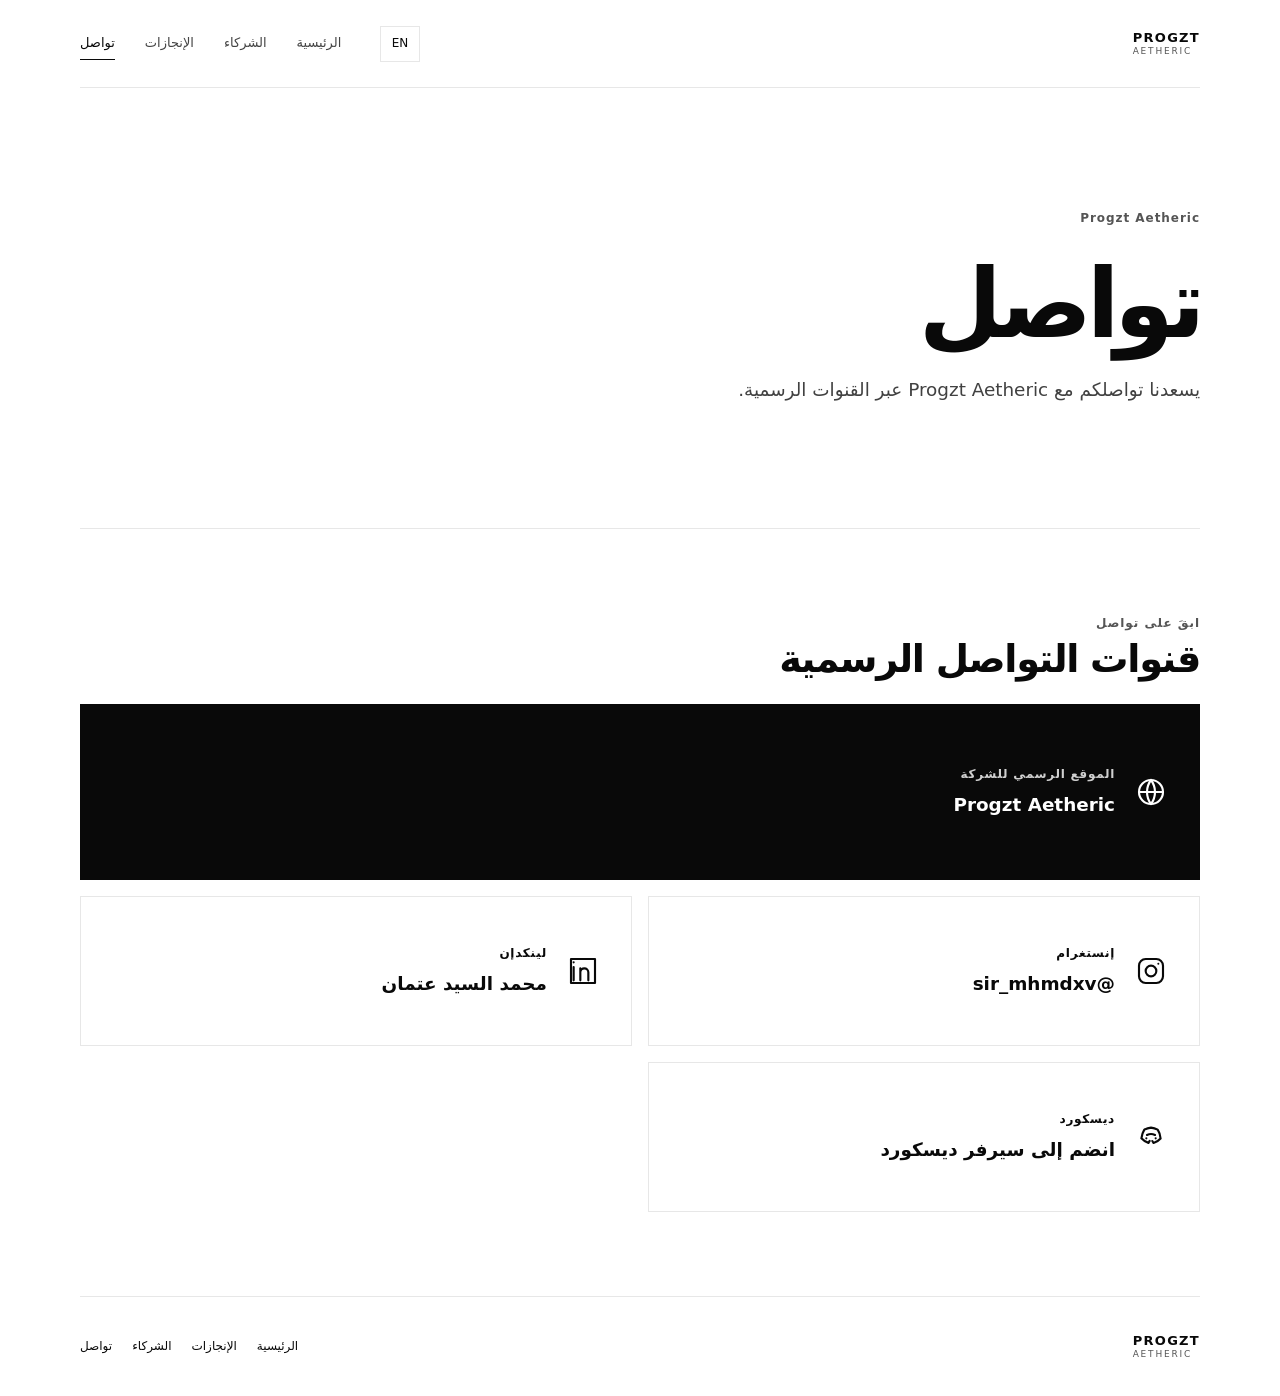
<file: contact.html>
<!doctype html>
<html lang="ar" dir="rtl">
<head>
    <meta charset="utf-8">
    <meta name="viewport" content="width=device-width, initial-scale=1">
    <title>تواصل | Contact – Progzt Aetheric</title>
    <meta name="description" content="تواصل مع Progzt Aetheric عبر الموقع الرسمي وحسابات Instagram وLinkedIn وDiscord، وتعرّف على قنوات Contact الرسمية للشركة.">
    <link rel="canonical" href="https://progzt-aetheric.github.io/mohamed-elsayed-etman/contact.html">
    <meta name="robots" content="index, follow, max-image-preview:large, max-snippet:-1, max-video-preview:-1">
    <meta name="theme-color" content="#ffffff">
    <meta name="author" content="Progzt Aetheric">

    <meta property="og:type" content="website">
    <meta property="og:site_name" content="Progzt Aetheric">
    <meta property="og:title" content="تواصل | Contact – Progzt Aetheric">
    <meta property="og:description" content="تواصل مع Progzt Aetheric عبر الموقع الرسمي وحسابات Instagram وLinkedIn وDiscord، وتعرّف على قنوات Contact الرسمية للشركة.">
    <meta property="og:url" content="https://progzt-aetheric.github.io/mohamed-elsayed-etman/contact.html">
    <meta property="og:locale" content="ar_AR">
    <meta property="og:locale:alternate" content="en_US">
    <meta property="og:image" content="https://progzt-aetheric.github.io/mohamed-elsayed-etman/file_000000004f8c8211bc257b7ca1748283.png">
    <meta property="og:image:alt" content="محمد السيد عتمان، مؤسس ورئيس تنفيذي لشركة Progzt Aetheric">
    <meta property="og:image:width" content="941">
    <meta property="og:image:height" content="1671">
    <meta name="twitter:card" content="summary">
    <meta name="twitter:title" content="تواصل | Contact – Progzt Aetheric">
    <meta name="twitter:description" content="تواصل مع Progzt Aetheric عبر الموقع الرسمي وحسابات Instagram وLinkedIn وDiscord، وتعرّف على قنوات Contact الرسمية للشركة.">
    <meta name="twitter:image" content="https://progzt-aetheric.github.io/mohamed-elsayed-etman/file_000000004f8c8211bc257b7ca1748283.png">
    <meta name="twitter:image:alt" content="محمد السيد عتمان، مؤسس ورئيس تنفيذي لشركة Progzt Aetheric">

    <link rel="icon" type="image/png" href="file_000000004f8c8211bc257b7ca1748283.png">
    <link rel="apple-touch-icon" href="file_000000004f8c8211bc257b7ca1748283.png">
    <link rel="stylesheet" href="css/style.css">
    <script src="js/core/ui.js" defer></script>

    <style>
        .contact-hero { padding-block: clamp(72px, 10vw, 120px); }
        .contact-hero .eyebrow, .section-label { margin: 0; color: var(--muted); font-size: 12px; font-weight: 650; letter-spacing: .08em; }
        .contact-hero h1 { max-width: 900px; margin: 20px 0 12px; font-size: clamp(2.8rem, 7.5vw, 6rem); font-weight: 600; letter-spacing: -.055em; line-height: 1.16; }
        .contact-intro { max-width: 780px; margin: 0; color: #414141; font-size: clamp(1rem, 1.7vw, 1.15rem); line-height: 1.95; }
        .contact-section { padding-block: clamp(48px, 7vw, 84px); border-top: 1px solid var(--line); scroll-margin-top: 28px; }
        .contact-section h2 { margin: 0 0 20px; font-size: clamp(1.6rem, 3.2vw, 2.4rem); font-weight: 600; letter-spacing: -.035em; line-height: 1.3; }
        .contact-grid { display: grid; grid-template-columns: repeat(2, minmax(0, 1fr)); gap: 16px; }
        .contact-card { min-width: 0; min-height: 150px; display: flex; align-items: center; gap: 20px; border: 1px solid var(--line); padding: clamp(20px, 3.5vw, 32px); background: #fff; color: var(--ink); text-align: start; }
        .contact-card:hover { border-color: var(--ink); color: var(--ink); transform: translateY(-2px); }
        .contact-card:active { background: #f3f3f3; transform: translateY(0); }
        .contact-card:focus-visible { outline: 2px solid var(--ink); outline-offset: 4px; }
        .contact-card-featured { grid-column: 1 / -1; min-height: 176px; border-color: var(--ink); background: var(--ink); color: #fff; }
        .contact-card-featured:hover { background: #222; color: #fff; }
        .contact-card-featured:active { background: #333; }
        .contact-icon { width: 32px; height: 32px; flex: 0 0 32px; }
        .contact-card-copy { min-width: 0; display: grid; gap: 5px; }
        .contact-card-label { font-size: 12px; font-weight: 650; letter-spacing: .06em; }
        .contact-card-value { font-size: clamp(1rem, 1.7vw, 1.15rem); font-weight: 600; line-height: 1.6; overflow-wrap: anywhere; }
        .contact-card-featured .contact-card-label { color: #d0d0d0; }
        @media (max-width: 700px) {
            .contact-grid { grid-template-columns: 1fr; }
            .contact-card-featured { grid-column: auto; }
        }
    </style>

    <script type="application/ld+json">
    {
      "@context": "https://schema.org",
      "@graph": [
        {
          "@type": "Organization",
          "@id": "https://progzt-aetheric.github.io/mohamed-elsayed-etman/#organization",
          "name": "Progzt Aetheric",
          "url": "https://progzt-aetheric.github.io/",
          "logo": "https://progzt-aetheric.github.io/mohamed-elsayed-etman/file_000000004f8c8211bc257b7ca1748283.png",
          "image": "https://progzt-aetheric.github.io/mohamed-elsayed-etman/file_000000004f8c8211bc257b7ca1748283.png",
          "founder": {
            "@id": "https://progzt-aetheric.github.io/mohamed-elsayed-etman/#founder"
          }
        },
        {
          "@type": "Person",
          "@id": "https://progzt-aetheric.github.io/mohamed-elsayed-etman/#founder",
          "name": "Mohamed Elsayed Etman",
          "alternateName": [
            "محمد السيد عتمان",
            "Mohamed El Sayed Etman",
            "Mohamed Elsyed Etman"
          ],
          "disambiguatingDescription": "Egyptian entrepreneur, innovator, global youth ambassador and advisor; Founder & CEO of Progzt Aetheric",
          "jobTitle": "Founder & CEO",
          "worksFor": {
            "@id": "https://progzt-aetheric.github.io/mohamed-elsayed-etman/#organization"
          },
          "image": [
            "https://progzt-aetheric.github.io/mohamed-elsayed-etman/file_00000000e6408246aac75b0e81eb1699.png",
            "https://progzt-aetheric.github.io/mohamed-elsayed-etman/file_000000004f8c8211bc257b7ca1748283.png"
          ],
          "sameAs": [
            "https://www.instagram.com/sir_mhmdxv/",
            "https://linkedin.com/in/mohamed-elsyed-etman-a90935442",
            "https://discord.gg/jX8Nw2KCN"
          ]
        },
        {
          "@type": "WebSite",
          "@id": "https://progzt-aetheric.github.io/mohamed-elsayed-etman/#website",
          "url": "https://progzt-aetheric.github.io/mohamed-elsayed-etman/",
          "name": "Progzt Aetheric",
          "alternateName": "محمد السيد عتمان | Progzt Aetheric",
          "inLanguage": ["ar", "en"]
        },
        {
          "@type": "ContactPage",
          "@id": "https://progzt-aetheric.github.io/mohamed-elsayed-etman/contact.html#contact",
          "url": "https://progzt-aetheric.github.io/mohamed-elsayed-etman/contact.html",
          "name": "تواصل | Contact – Progzt Aetheric",
          "description": "تواصل مع Progzt Aetheric عبر الموقع الرسمي وحسابات Instagram وLinkedIn وDiscord، وتعرّف على قنوات Contact الرسمية للشركة.",
          "isPartOf": {
            "@id": "https://progzt-aetheric.github.io/mohamed-elsayed-etman/#website"
          },
          "about": {
            "@id": "https://progzt-aetheric.github.io/mohamed-elsayed-etman/#organization"
          },
          "mainEntity": {
            "@id": "https://progzt-aetheric.github.io/mohamed-elsayed-etman/#organization"
          },
          "inLanguage": ["ar", "en"]
        },
        {
          "@type": "BreadcrumbList",
          "@id": "https://progzt-aetheric.github.io/mohamed-elsayed-etman/contact.html#breadcrumbs",
          "itemListElement": [
            {"@type": "ListItem", "position": 1, "name": "Home", "item": "https://progzt-aetheric.github.io/mohamed-elsayed-etman/"},
            {"@type": "ListItem", "position": 2, "name": "Contact", "item": "https://progzt-aetheric.github.io/mohamed-elsayed-etman/contact.html"}
          ]
        }
      ]
    }
    </script>
</head>
<body id="top"
    data-title-ar="تواصل"
    data-title-en="Contact"
    data-description-ar="تواصل مع Progzt Aetheric عبر الموقع الرسمي وإنستغرام وديسكورد ولينكدإن."
    data-description-en="Contact Progzt Aetheric through the official website, Instagram, Discord, and LinkedIn.">
    <header class="site-header content-width">
        <div class="header-top">
            <div class="brand"><span class="wordmark">PROGZT <span>AETHERIC</span></span></div>
            <div class="header-tools"><button class="language-toggle" type="button" data-language-toggle aria-label="Switch to English">EN</button></div>
        </div>
        <nav class="site-nav" aria-label="التنقل الرئيسي" data-ar-label="التنقل الرئيسي" data-en-label="Main navigation">
            <a href="index.html" data-ar="الرئيسية" data-en="Home">الرئيسية</a>
            <a href="partners.html" data-ar="الشركاء" data-en="Partners">الشركاء</a>
            <a href="achievements.html" data-ar="الإنجازات" data-en="Achievements">الإنجازات</a>
            <a href="contact.html" aria-current="page" data-ar="تواصل" data-en="Contact">تواصل</a>
        </nav>
    </header>

    <main id="page-content" class="content-width">
        <section class="contact-hero" aria-labelledby="page-title">
            <p class="eyebrow" data-ar="Progzt Aetheric" data-en="Progzt Aetheric">Progzt Aetheric</p>
            <h1 id="page-title" data-ar="تواصل" data-en="Contact">تواصل</h1>
            <p class="contact-intro" data-ar="يسعدنا تواصلكم مع Progzt Aetheric عبر القنوات الرسمية." data-en="We'd be glad to hear from you through Progzt Aetheric's official channels.">يسعدنا تواصلكم مع Progzt Aetheric عبر القنوات الرسمية.</p>
        </section>

        <section class="contact-section" aria-labelledby="contact-options-heading">
            <p class="section-label" data-ar="ابقَ على تواصل" data-en="GET IN TOUCH">ابقَ على تواصل</p>
            <h2 id="contact-options-heading" data-ar="قنوات التواصل الرسمية" data-en="Official Contact Channels">قنوات التواصل الرسمية</h2>
            <div class="contact-grid">
                <a class="contact-card contact-card-featured" href="https://progzt-aetheric.github.io/" target="_blank" rel="noopener noreferrer"
                    aria-label="الموقع الرسمي لشركة Progzt Aetheric" data-ar-label="الموقع الرسمي لشركة Progzt Aetheric" data-en-label="Official Progzt Aetheric company website">
                    <svg class="contact-icon" aria-hidden="true" viewBox="0 0 24 24" fill="none" stroke="currentColor" stroke-width="1.6" stroke-linecap="round" stroke-linejoin="round">
                        <circle cx="12" cy="12" r="9"></circle>
                        <path d="M3 12h18M12 3a15 15 0 0 1 0 18M12 3a15 15 0 0 0 0 18"></path>
                    </svg>
                    <span class="contact-card-copy">
                        <span class="contact-card-label" data-ar="الموقع الرسمي للشركة" data-en="Official Company Website">الموقع الرسمي للشركة</span>
                        <span class="contact-card-value" data-ar="Progzt Aetheric" data-en="Progzt Aetheric">Progzt Aetheric</span>
                    </span>
                </a>
                <a class="contact-card" href="https://www.instagram.com/sir_mhmdxv/" target="_blank" rel="noopener noreferrer"
                    aria-label="حساب إنستغرام: @sir_mhmdxv" data-ar-label="حساب إنستغرام: @sir_mhmdxv" data-en-label="Instagram account: @sir_mhmdxv">
                    <svg class="contact-icon" aria-hidden="true" viewBox="0 0 24 24" fill="none" stroke="currentColor" stroke-width="1.6" stroke-linecap="round" stroke-linejoin="round">
                        <rect x="3" y="3" width="18" height="18" rx="5"></rect>
                        <circle cx="12" cy="12" r="4"></circle>
                        <circle cx="17.5" cy="6.5" r=".75" fill="currentColor" stroke="none"></circle>
                    </svg>
                    <span class="contact-card-copy">
                        <span class="contact-card-label" data-ar="إنستغرام" data-en="Instagram">إنستغرام</span>
                        <span class="contact-card-value" data-ar="@sir_mhmdxv" data-en="@sir_mhmdxv">@sir_mhmdxv</span>
                    </span>
                </a>
                <a class="contact-card" href="https://linkedin.com/in/mohamed-elsyed-etman-a90935442" target="_blank" rel="noopener noreferrer"
                    aria-label="حساب لينكدإن: محمد السيد عتمان" data-ar-label="حساب لينكدإن: محمد السيد عتمان" data-en-label="LinkedIn profile: Mohamed Elsayed Etman">
                    <svg class="contact-icon" aria-hidden="true" viewBox="0 0 24 24" fill="none" stroke="currentColor" stroke-width="1.6" stroke-linecap="round" stroke-linejoin="round">
                        <path d="M5 9v10M5 5.5v.01M10 19v-6a3 3 0 0 1 6 0v6M10 10v9M3 3h18v18H3z"></path>
                    </svg>
                    <span class="contact-card-copy">
                        <span class="contact-card-label" data-ar="لينكدإن" data-en="LinkedIn">لينكدإن</span>
                        <span class="contact-card-value" data-ar="محمد السيد عتمان" data-en="Mohamed Elsayed Etman">محمد السيد عتمان</span>
                    </span>
                </a>
                <a class="contact-card" href="https://discord.gg/jX8Nw2KCN" target="_blank" rel="noopener noreferrer"
                    aria-label="انضم إلى سيرفر ديسكورد" data-ar-label="انضم إلى سيرفر ديسكورد" data-en-label="Join our Discord server">
                    <svg class="contact-icon" aria-hidden="true" viewBox="0 0 24 24" fill="none" stroke="currentColor" stroke-width="1.6" stroke-linecap="round" stroke-linejoin="round">
                        <path d="M7 6.5A14 14 0 0 1 12 5a14 14 0 0 1 5 1.5c1.3 1.9 2 4.1 2.2 6.6-1.6 1.8-3.4 2.8-5.3 3.4l-.9-1.5M7 6.5A16 16 0 0 0 4.8 13c1.6 1.8 3.4 2.8 5.3 3.4l.9-1.5M8.5 13h.01M15.5 13h.01M9 10.5c2-1 4-1 6 0"></path>
                    </svg>
                    <span class="contact-card-copy">
                        <span class="contact-card-label" data-ar="ديسكورد" data-en="Discord">ديسكورد</span>
                        <span class="contact-card-value" data-ar="انضم إلى سيرفر ديسكورد" data-en="Join our Discord server">انضم إلى سيرفر ديسكورد</span>
                    </span>
                </a>
            </div>
        </section>
    </main>

    <footer class="site-footer content-width">
        <div class="brand"><span class="wordmark">PROGZT <span>AETHERIC</span></span></div>
        <nav class="footer-nav" aria-label="روابط الصفحات" data-ar-label="روابط الصفحات" data-en-label="Page links">
            <a href="index.html" data-ar="الرئيسية" data-en="Home">الرئيسية</a>
            <a href="achievements.html" data-ar="الإنجازات" data-en="Achievements">الإنجازات</a>
            <a href="partners.html" data-ar="الشركاء" data-en="Partners">الشركاء</a>
            <a href="contact.html" data-ar="تواصل" data-en="Contact">تواصل</a>
        </nav>
    </footer>
</body>
</html>
</file>
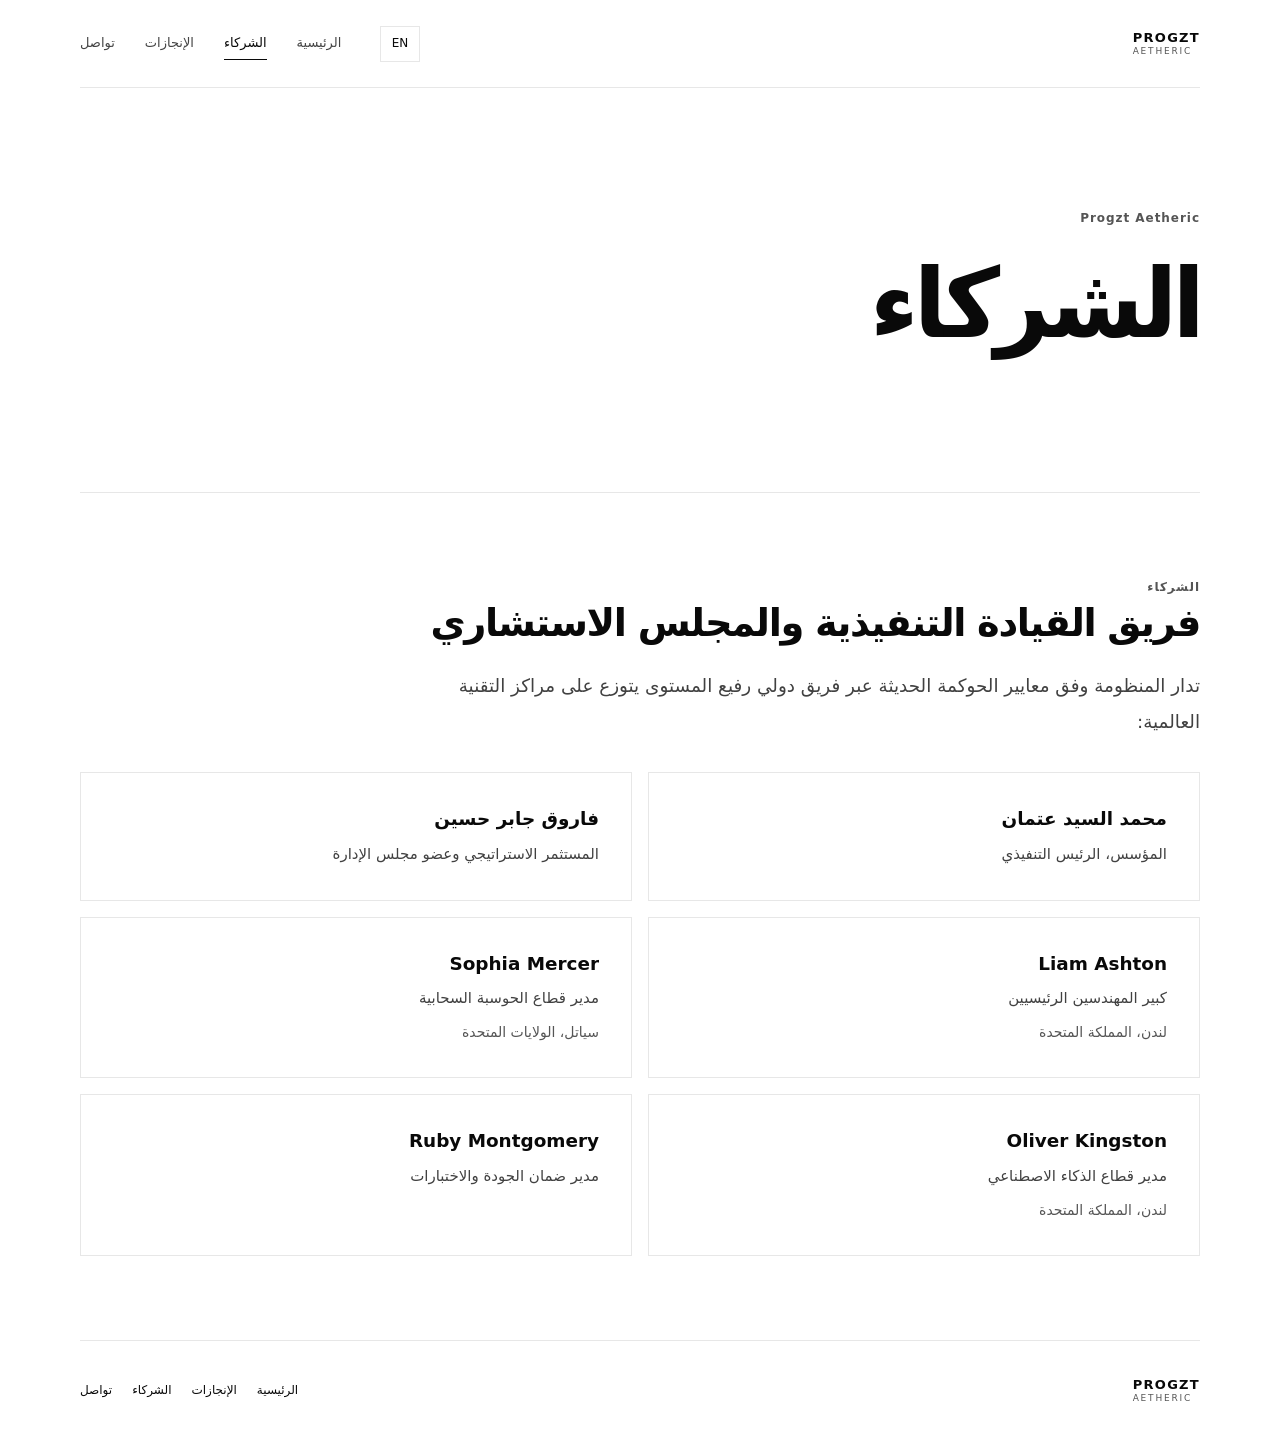
<file: partners.html>
<!doctype html>
<html lang="ar" dir="rtl">
<head>
    <meta charset="utf-8">
    <meta name="viewport" content="width=device-width, initial-scale=1">
    <title>الشركاء | Partners – Progzt Aetheric</title>
    <meta name="description" content="الشركاء في Progzt Aetheric: فريق القيادة التنفيذية والمجلس الاستشاري، مع عرض أدوار الأعضاء ومواقعهم كما وردت في صفحة Partners.">
    <link rel="canonical" href="https://progzt-aetheric.github.io/mohamed-elsayed-etman/partners.html">
    <meta name="robots" content="index, follow, max-image-preview:large, max-snippet:-1, max-video-preview:-1">
    <meta name="theme-color" content="#ffffff">
    <meta name="author" content="Progzt Aetheric">

    <meta property="og:type" content="website">
    <meta property="og:url" content="https://progzt-aetheric.github.io/mohamed-elsayed-etman/partners.html">
    <meta property="og:site_name" content="Progzt Aetheric">
    <meta property="og:title" content="الشركاء | Partners – Progzt Aetheric">
    <meta property="og:description" content="الشركاء في Progzt Aetheric: فريق القيادة التنفيذية والمجلس الاستشاري، مع عرض أدوار الأعضاء ومواقعهم كما وردت في صفحة Partners.">
    <meta property="og:locale" content="ar_AR">
    <meta property="og:locale:alternate" content="en_US">
    <meta property="og:image" content="https://progzt-aetheric.github.io/mohamed-elsayed-etman/file_000000004f8c8211bc257b7ca1748283.png">
    <meta property="og:image:alt" content="محمد السيد عتمان، مؤسس ورئيس تنفيذي لشركة Progzt Aetheric">
    <meta property="og:image:width" content="941">
    <meta property="og:image:height" content="1671">
    <meta name="twitter:card" content="summary">
    <meta name="twitter:title" content="الشركاء | Partners – Progzt Aetheric">
    <meta name="twitter:description" content="الشركاء في Progzt Aetheric: فريق القيادة التنفيذية والمجلس الاستشاري، مع عرض أدوار الأعضاء ومواقعهم كما وردت في صفحة Partners.">
    <meta name="twitter:image" content="https://progzt-aetheric.github.io/mohamed-elsayed-etman/file_000000004f8c8211bc257b7ca1748283.png">
    <meta name="twitter:image:alt" content="محمد السيد عتمان، مؤسس ورئيس تنفيذي لشركة Progzt Aetheric">

    <link rel="icon" type="image/png" href="file_000000004f8c8211bc257b7ca1748283.png">
    <link rel="apple-touch-icon" href="file_000000004f8c8211bc257b7ca1748283.png">
    <link rel="stylesheet" href="css/style.css">
    <script src="js/core/ui.js" defer></script>

    <style>
        .partners-hero { padding-block: clamp(72px, 10vw, 120px); }
        .partners-hero .eyebrow, .section-label { margin: 0; color: var(--muted); font-size: 12px; font-weight: 650; letter-spacing: .08em; }
        .partners-hero h1 { max-width: 900px; margin: 20px 0 12px; font-size: clamp(2.8rem, 7.5vw, 6rem); font-weight: 600; letter-spacing: -.055em; line-height: 1.16; }
        .partners-section { padding-block: clamp(48px, 7vw, 84px); border-top: 1px solid var(--line); scroll-margin-top: 28px; }
        .partners-section h2 { margin: 0 0 20px; font-size: clamp(1.6rem, 3.2vw, 2.4rem); font-weight: 600; letter-spacing: -.035em; line-height: 1.3; }
        .partners-intro { max-width: 780px; margin: 0 0 32px; color: #414141; font-size: clamp(1rem, 1.7vw, 1.15rem); line-height: 1.95; }
        .partners-grid { display: grid; grid-template-columns: repeat(2, minmax(0, 1fr)); gap: 16px; }
        .partner-card { min-width: 0; min-height: 100%; border: 1px solid var(--line); padding: clamp(20px, 3.5vw, 32px); background: #fff; text-align: start; }
        .partner-card h3 { margin: 0 0 8px; font-size: 1.15rem; font-weight: 650; line-height: 1.5; overflow-wrap: anywhere; }
        .partner-card p { margin: 0; color: #414141; font-size: 15px; line-height: 1.8; }
        .partner-card .partner-location { margin-top: 8px; color: var(--muted); font-size: 14px; }
        @media (max-width: 700px) { .partners-grid { grid-template-columns: 1fr; } }
    </style>

    <script type="application/ld+json">
    {
      "@context": "https://schema.org",
      "@graph": [
        {
          "@type": "Person",
          "@id": "https://progzt-aetheric.github.io/mohamed-elsayed-etman/#founder",
          "name": "Mohamed Elsayed Etman",
          "alternateName": [
            "محمد السيد عتمان",
            "Mohamed El Sayed Etman",
            "Mohamed Elsyed Etman"
          ],
          "disambiguatingDescription": "Egyptian entrepreneur, innovator, global youth ambassador and advisor; Founder & CEO of Progzt Aetheric",
          "jobTitle": "Founder & CEO",
          "birthDate": "2011",
          "nationality": {
            "@type": "Country",
            "name": "Egypt"
          },
          "worksFor": {
            "@id": "https://progzt-aetheric.github.io/mohamed-elsayed-etman/#organization"
          },
          "image": [
            "https://progzt-aetheric.github.io/mohamed-elsayed-etman/file_00000000e6408246aac75b0e81eb1699.png",
            "https://progzt-aetheric.github.io/mohamed-elsayed-etman/file_000000004f8c8211bc257b7ca1748283.png"
          ],
          "sameAs": [
            "https://www.instagram.com/sir_mhmdxv/",
            "https://linkedin.com/in/mohamed-elsyed-etman-a90935442",
            "https://discord.gg/jX8Nw2KCN"
          ]
        },
        {
          "@type": "Organization",
          "@id": "https://progzt-aetheric.github.io/mohamed-elsayed-etman/#organization",
          "name": "Progzt Aetheric",
          "url": "https://progzt-aetheric.github.io/",
          "logo": "https://progzt-aetheric.github.io/mohamed-elsayed-etman/file_000000004f8c8211bc257b7ca1748283.png",
          "image": "https://progzt-aetheric.github.io/mohamed-elsayed-etman/file_000000004f8c8211bc257b7ca1748283.png",
          "founder": {
            "@id": "https://progzt-aetheric.github.io/mohamed-elsayed-etman/#founder"
          },
          "member": [
            {"@id": "https://progzt-aetheric.github.io/mohamed-elsayed-etman/#founder"},
            {
              "@type": "Person",
              "name": "Farouk Gaber Hussein",
              "alternateName": "فاروق جابر حسين",
              "jobTitle": "Strategic Investor & Board Member"
            },
            {
              "@type": "Person",
              "name": "Liam Ashton",
              "jobTitle": "Chief Principal Engineer",
              "workLocation": {"@type": "Place", "name": "London, United Kingdom"}
            },
            {
              "@type": "Person",
              "name": "Sophia Mercer",
              "jobTitle": "Director of Cloud Computing",
              "workLocation": {"@type": "Place", "name": "Seattle, United States"}
            },
            {
              "@type": "Person",
              "name": "Oliver Kingston",
              "jobTitle": "Director of Artificial Intelligence",
              "workLocation": {"@type": "Place", "name": "London, United Kingdom"}
            },
            {
              "@type": "Person",
              "name": "Ruby Montgomery",
              "jobTitle": "Director of Quality Assurance & Testing"
            }
          ]
        },
        {
          "@type": "WebSite",
          "@id": "https://progzt-aetheric.github.io/mohamed-elsayed-etman/#website",
          "url": "https://progzt-aetheric.github.io/mohamed-elsayed-etman/",
          "name": "Progzt Aetheric",
          "alternateName": "محمد السيد عتمان | Progzt Aetheric",
          "inLanguage": ["ar", "en"]
        },
        {
          "@type": "WebPage",
          "@id": "https://progzt-aetheric.github.io/mohamed-elsayed-etman/partners.html#page",
          "url": "https://progzt-aetheric.github.io/mohamed-elsayed-etman/partners.html",
          "name": "الشركاء | Partners – Progzt Aetheric",
          "description": "الشركاء في Progzt Aetheric: فريق القيادة التنفيذية والمجلس الاستشاري، مع عرض أدوار الأعضاء ومواقعهم كما وردت في صفحة Partners.",
          "isPartOf": {"@id": "https://progzt-aetheric.github.io/mohamed-elsayed-etman/#website"},
          "about": {"@id": "https://progzt-aetheric.github.io/mohamed-elsayed-etman/#founder"},
          "inLanguage": ["ar", "en"]
        },
        {
          "@type": "BreadcrumbList",
          "@id": "https://progzt-aetheric.github.io/mohamed-elsayed-etman/partners.html#breadcrumbs",
          "itemListElement": [
            {"@type": "ListItem", "position": 1, "name": "Home", "item": "https://progzt-aetheric.github.io/mohamed-elsayed-etman/"},
            {"@type": "ListItem", "position": 2, "name": "Partners", "item": "https://progzt-aetheric.github.io/mohamed-elsayed-etman/partners.html"}
          ]
        }
      ]
    }
    </script>
</head>
<body id="top"
    data-title-ar="الشركاء"
    data-title-en="Partners"
    data-description-ar="الشركاء وفريق القيادة التنفيذية والمجلس الاستشاري لشركة Progzt Aetheric."
    data-description-en="Partners, executive leadership, and advisory board of Progzt Aetheric.">
    <header class="site-header content-width">
        <div class="header-top">
            <div class="brand"><span class="wordmark">PROGZT <span>AETHERIC</span></span></div>
            <div class="header-tools"><button class="language-toggle" type="button" data-language-toggle aria-label="Switch to English">EN</button></div>
        </div>
        <nav class="site-nav" aria-label="التنقل الرئيسي" data-ar-label="التنقل الرئيسي" data-en-label="Main navigation">
            <a href="index.html" data-ar="الرئيسية" data-en="Home">الرئيسية</a>
            <a href="partners.html" aria-current="page" data-ar="الشركاء" data-en="Partners">الشركاء</a>
            <a href="achievements.html" data-ar="الإنجازات" data-en="Achievements">الإنجازات</a>
            <a href="contact.html" data-ar="تواصل" data-en="Contact">تواصل</a>
        </nav>
    </header>

    <main id="page-content" class="content-width">
        <section class="partners-hero" aria-labelledby="page-title">
            <p class="eyebrow" data-ar="Progzt Aetheric" data-en="Progzt Aetheric">Progzt Aetheric</p>
            <h1 id="page-title" data-ar="الشركاء" data-en="Partners">الشركاء</h1>
        </section>

        <section class="partners-section" aria-labelledby="leadership-heading">
            <p class="section-label" data-ar="الشركاء" data-en="PARTNERS">الشركاء</p>
            <h2 id="leadership-heading" data-ar="فريق القيادة التنفيذية والمجلس الاستشاري" data-en="Executive Leadership Team &amp; Advisory Board">فريق القيادة التنفيذية والمجلس الاستشاري</h2>
            <p class="partners-intro" data-ar="تدار المنظومة وفق معايير الحوكمة الحديثة عبر فريق دولي رفيع المستوى يتوزع على مراكز التقنية العالمية:"
                data-en="The ecosystem is governed according to modern governance standards by a high-caliber international team spread across the world's technology hubs:">تدار المنظومة وفق معايير الحوكمة الحديثة عبر فريق دولي رفيع المستوى يتوزع على مراكز التقنية العالمية:</p>

            <div class="partners-grid">
                <article class="partner-card">
                    <h3 data-ar="محمد السيد عتمان" data-en="Mohamed Elsayed Etman">محمد السيد عتمان</h3>
                    <p data-ar="المؤسس، الرئيس التنفيذي" data-en="Founder &amp; CEO">المؤسس، الرئيس التنفيذي</p>
                </article>
                <article class="partner-card">
                    <h3 data-ar="فاروق جابر حسين" data-en="Farouk Gaber Hussein">فاروق جابر حسين</h3>
                    <p data-ar="المستثمر الاستراتيجي وعضو مجلس الإدارة" data-en="Strategic Investor &amp; Board Member">المستثمر الاستراتيجي وعضو مجلس الإدارة</p>
                </article>
                <article class="partner-card">
                    <h3 data-ar="Liam Ashton" data-en="Liam Ashton">Liam Ashton</h3>
                    <p data-ar="كبير المهندسين الرئيسيين" data-en="Chief Principal Engineer">كبير المهندسين الرئيسيين</p>
                    <p class="partner-location" data-ar="لندن، المملكة المتحدة" data-en="London, United Kingdom">لندن، المملكة المتحدة</p>
                </article>
                <article class="partner-card">
                    <h3 data-ar="Sophia Mercer" data-en="Sophia Mercer">Sophia Mercer</h3>
                    <p data-ar="مدير قطاع الحوسبة السحابية" data-en="Director of Cloud Computing">مدير قطاع الحوسبة السحابية</p>
                    <p class="partner-location" data-ar="سياتل، الولايات المتحدة" data-en="Seattle, United States">سياتل، الولايات المتحدة</p>
                </article>
                <article class="partner-card">
                    <h3 data-ar="Oliver Kingston" data-en="Oliver Kingston">Oliver Kingston</h3>
                    <p data-ar="مدير قطاع الذكاء الاصطناعي" data-en="Director of Artificial Intelligence">مدير قطاع الذكاء الاصطناعي</p>
                    <p class="partner-location" data-ar="لندن، المملكة المتحدة" data-en="London, United Kingdom">لندن، المملكة المتحدة</p>
                </article>
                <article class="partner-card">
                    <h3 data-ar="Ruby Montgomery" data-en="Ruby Montgomery">Ruby Montgomery</h3>
                    <p data-ar="مدير ضمان الجودة والاختبارات" data-en="Director of Quality Assurance &amp; Testing">مدير ضمان الجودة والاختبارات</p>
                </article>
            </div>
        </section>
    </main>

    <footer class="site-footer content-width">
        <div class="brand"><span class="wordmark">PROGZT <span>AETHERIC</span></span></div>
        <nav class="footer-nav" aria-label="روابط الصفحات" data-ar-label="روابط الصفحات" data-en-label="Page links">
            <a href="index.html" data-ar="الرئيسية" data-en="Home">الرئيسية</a>
            <a href="achievements.html" data-ar="الإنجازات" data-en="Achievements">الإنجازات</a>
            <a href="partners.html" data-ar="الشركاء" data-en="Partners">الشركاء</a>
            <a href="contact.html" data-ar="تواصل" data-en="Contact">تواصل</a>
        </nav>
    </footer>
</body>
</html>
</file>
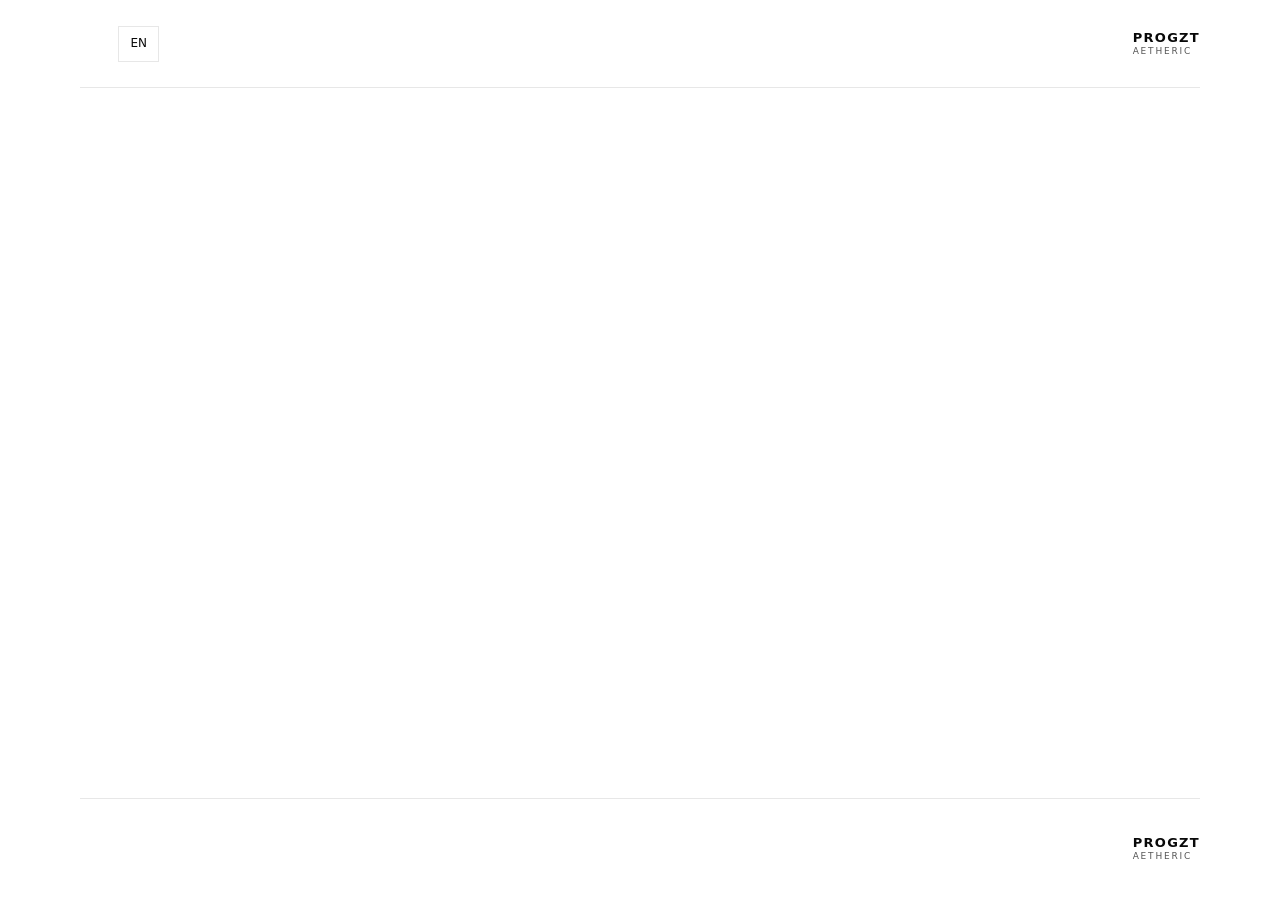
<file: template.html>
<!doctype html>
<html lang="ar" dir="rtl">
<head>
    <meta charset="utf-8">
    <meta name="viewport" content="width=device-width, initial-scale=1">
    <meta name="robots" content="noindex, nofollow">
    <link rel="stylesheet" href="css/style.css">
    <script src="js/core/ui.js" defer></script>
</head>
<body>
    <header class="site-header">
        <div class="header-top">
            <div class="brand">
                <span class="wordmark">PROGZT <span>AETHERIC</span></span>
            </div>
            <div class="header-tools">
                <button class="language-toggle" type="button" data-language-toggle aria-label="Switch to English">EN</button>
            </div>
        </div>
        <nav class="site-nav" aria-label="التنقل الرئيسي" data-ar-label="التنقل الرئيسي" data-en-label="Main navigation"></nav>
    </header>
    <main id="page-content"></main>
    <footer class="site-footer content-width">
        <div class="brand">
            <span class="wordmark">PROGZT <span>AETHERIC</span></span>
        </div>
        <nav class="footer-nav" aria-label="روابط الصفحات" data-ar-label="روابط الصفحات" data-en-label="Page links"></nav>
    </footer>
</body>
</html>
</file>
<file: css/style.css>
:root {
    color-scheme: light;
    font-family: Inter, -apple-system, BlinkMacSystemFont, "Segoe UI", system-ui, Arial, "Noto Sans Arabic", sans-serif;
    color: #090909;
    background: #fff;
    font-synthesis: none;
    text-rendering: optimizeLegibility;
    -webkit-font-smoothing: antialiased;
    --ink: #090909;
    --muted: #555;
    --line: #e7e7e7;
    --page-width: 1120px;
}

* {
    box-sizing: border-box;
    scrollbar-color: #aaa #fff;
}

html {
    scroll-behavior: smooth;
}

body {
    min-width: 320px;
    margin: 0;
    background: #fff;
    color: var(--ink);
    font-size: 16px;
    line-height: 1.75;
    animation: page-enter 420ms ease-out both;
}

@keyframes page-enter {
    from {
        opacity: 0;
        transform: translateY(6px);
    }

    to {
        opacity: 1;
        transform: translateY(0);
    }
}

a {
    color: inherit;
    text-decoration: none;
    transition: color 180ms ease, opacity 180ms ease, background-color 180ms ease, border-color 180ms ease, transform 180ms ease;
}

a:hover {
    color: var(--muted);
}

a:focus-visible,
button:focus-visible,
input:focus-visible {
    outline: 2px solid var(--ink);
    outline-offset: 4px;
}

.site-header,
.content-width {
    width: min(var(--page-width), calc(100% - 64px));
    margin-inline: auto;
}

.site-header {
    min-height: 88px;
    display: grid;
    grid-template-columns: minmax(0, 1fr) auto;
    align-items: center;
    gap: clamp(20px, 3vw, 40px);
    border-bottom: 1px solid var(--line);
}

.header-top {
    display: flex;
    min-width: 0;
    align-items: center;
    justify-content: space-between;
    gap: 20px;
}

.header-tools {
    display: flex;
    flex: 0 0 auto;
    align-items: center;
    gap: 10px;
}

.language-toggle {
    min-height: 36px;
    border: 1px solid var(--line);
    padding: 6px 11px;
    background: #fff;
    color: var(--ink);
    font: inherit;
    font-size: 12px;
    cursor: pointer;
    transition: border-color 180ms ease, background-color 180ms ease, color 180ms ease;
}

.language-toggle:hover {
    border-color: var(--ink);
}

.brand {
    display: inline-flex;
    flex: 0 0 auto;
    align-items: center;
    gap: 11px;
    direction: ltr;
}

.brand-logo {
    display: block;
    width: 40px;
    height: 40px;
    object-fit: contain;
    filter: grayscale(1);
}

.wordmark {
    display: flex;
    flex-direction: column;
    font-size: 13px;
    font-weight: 750;
    letter-spacing: .1em;
    line-height: 1.25;
}

.wordmark span {
    color: var(--muted);
    font-size: 9px;
    font-weight: 500;
    letter-spacing: .2em;
}

.site-nav {
    display: flex;
    flex-wrap: wrap;
    justify-content: flex-end;
    gap: 8px clamp(16px, 2.6vw, 30px);
}

.site-nav a {
    position: relative;
    color: #444;
    font-size: 13px;
}

.site-nav a::after {
    position: absolute;
    inset-inline: 0;
    bottom: -5px;
    height: 1px;
    background: currentColor;
    content: "";
    transform: scaleX(0);
    transform-origin: right;
    transition: transform 180ms ease;
}

.site-nav a:hover::after,
.site-nav a[aria-current="page"]::after {
    transform: scaleX(1);
}

.site-nav a[aria-current="page"] {
    color: var(--ink);
}

main {
    min-height: calc(100svh - 190px);
}

.hero {
    min-height: min(650px, calc(100svh - 88px));
    display: flex;
    flex-direction: column;
    align-items: flex-start;
    justify-content: center;
    padding-block: clamp(72px, 10vw, 120px);
}

.text-section {
    display: grid;
    grid-template-columns: minmax(150px, 0.34fr) minmax(0, 1fr);
    gap: clamp(28px, 7vw, 96px);
    padding-block: clamp(56px, 8vw, 92px);
    border-top: 1px solid var(--line);
    scroll-margin-top: 28px;
}

.site-footer {
    min-height: 100px;
    display: flex;
    align-items: center;
    justify-content: space-between;
    gap: 20px;
    border-top: 1px solid var(--line);
}

.site-footer p,
.back-to-top {
    color: var(--muted);
    font-size: 12px;
}

.back-to-top {
    position: fixed;
    z-index: 19;
    right: max(20px, calc((100vw - var(--page-width)) / 2));
    bottom: 20px;
    display: grid;
    width: 48px;
    height: 48px;
    place-items: center;
    border: 1px solid var(--ink);
    border-radius: 50%;
    background: var(--ink);
    color: #fff;
    font: inherit;
    font-size: 22px;
    cursor: pointer;
    box-shadow: 0 6px 22px #00000020;
    opacity: 0;
    pointer-events: none;
    transform: translateY(8px);
    transition: opacity 180ms ease, transform 180ms ease, background-color 180ms ease, color 180ms ease, visibility 180ms ease;
    visibility: hidden;
}

.back-to-top.is-visible {
    opacity: 1;
    pointer-events: auto;
    transform: translateY(0);
    visibility: visible;
}

.back-to-top:hover {
    background: #fff;
    color: var(--ink);
}

.back-to-top:focus-visible {
    outline: 2px solid var(--ink);
    outline-offset: 3px;
}

html[dir="ltr"] .back-to-top {
    right: auto;
    left: max(20px, calc((100vw - var(--page-width)) / 2));
}

.footer-nav {
    display: flex;
    flex-wrap: wrap;
    gap: 8px 20px;
    font-size: 12px;
}

@media (max-width: 920px) {
    .site-header,
    .content-width {
        width: calc(100% - 40px);
    }

    .site-header {
        grid-template-columns: minmax(0, 1fr);
        gap: 14px;
        padding-block: 16px;
    }

    .header-top {
        width: 100%;
        display: flex;
        align-items: center;
        justify-content: space-between;
        gap: 12px;
    }

    .site-nav {
        width: 100%;
        justify-content: flex-start;
        gap: 8px 18px;
    }

    .hero {
        min-height: min(580px, calc(100svh - 150px));
    }

    .text-section {
        grid-template-columns: 1fr;
        gap: 16px;
    }
}

@media (max-width: 520px) {
    .header-top {
        flex-wrap: wrap;
        row-gap: 10px;
    }

    .brand-logo {
        width: 34px;
        height: 34px;
    }

    .header-tools {
        gap: 6px;
    }

    .back-to-top {
        right: 16px;
        bottom: 16px;
    }

    html[dir="ltr"] .back-to-top {
        right: auto;
        left: 16px;
    }

    .site-footer {
        flex-wrap: wrap;
        padding-block: 22px;
    }
}

@media (prefers-reduced-motion: reduce) {
    *,
    *::before,
    *::after {
        scroll-behavior: auto !important;
        animation-duration: .01ms !important;
        animation-iteration-count: 1 !important;
        transition-duration: .01ms !important;
    }
}
</file>
